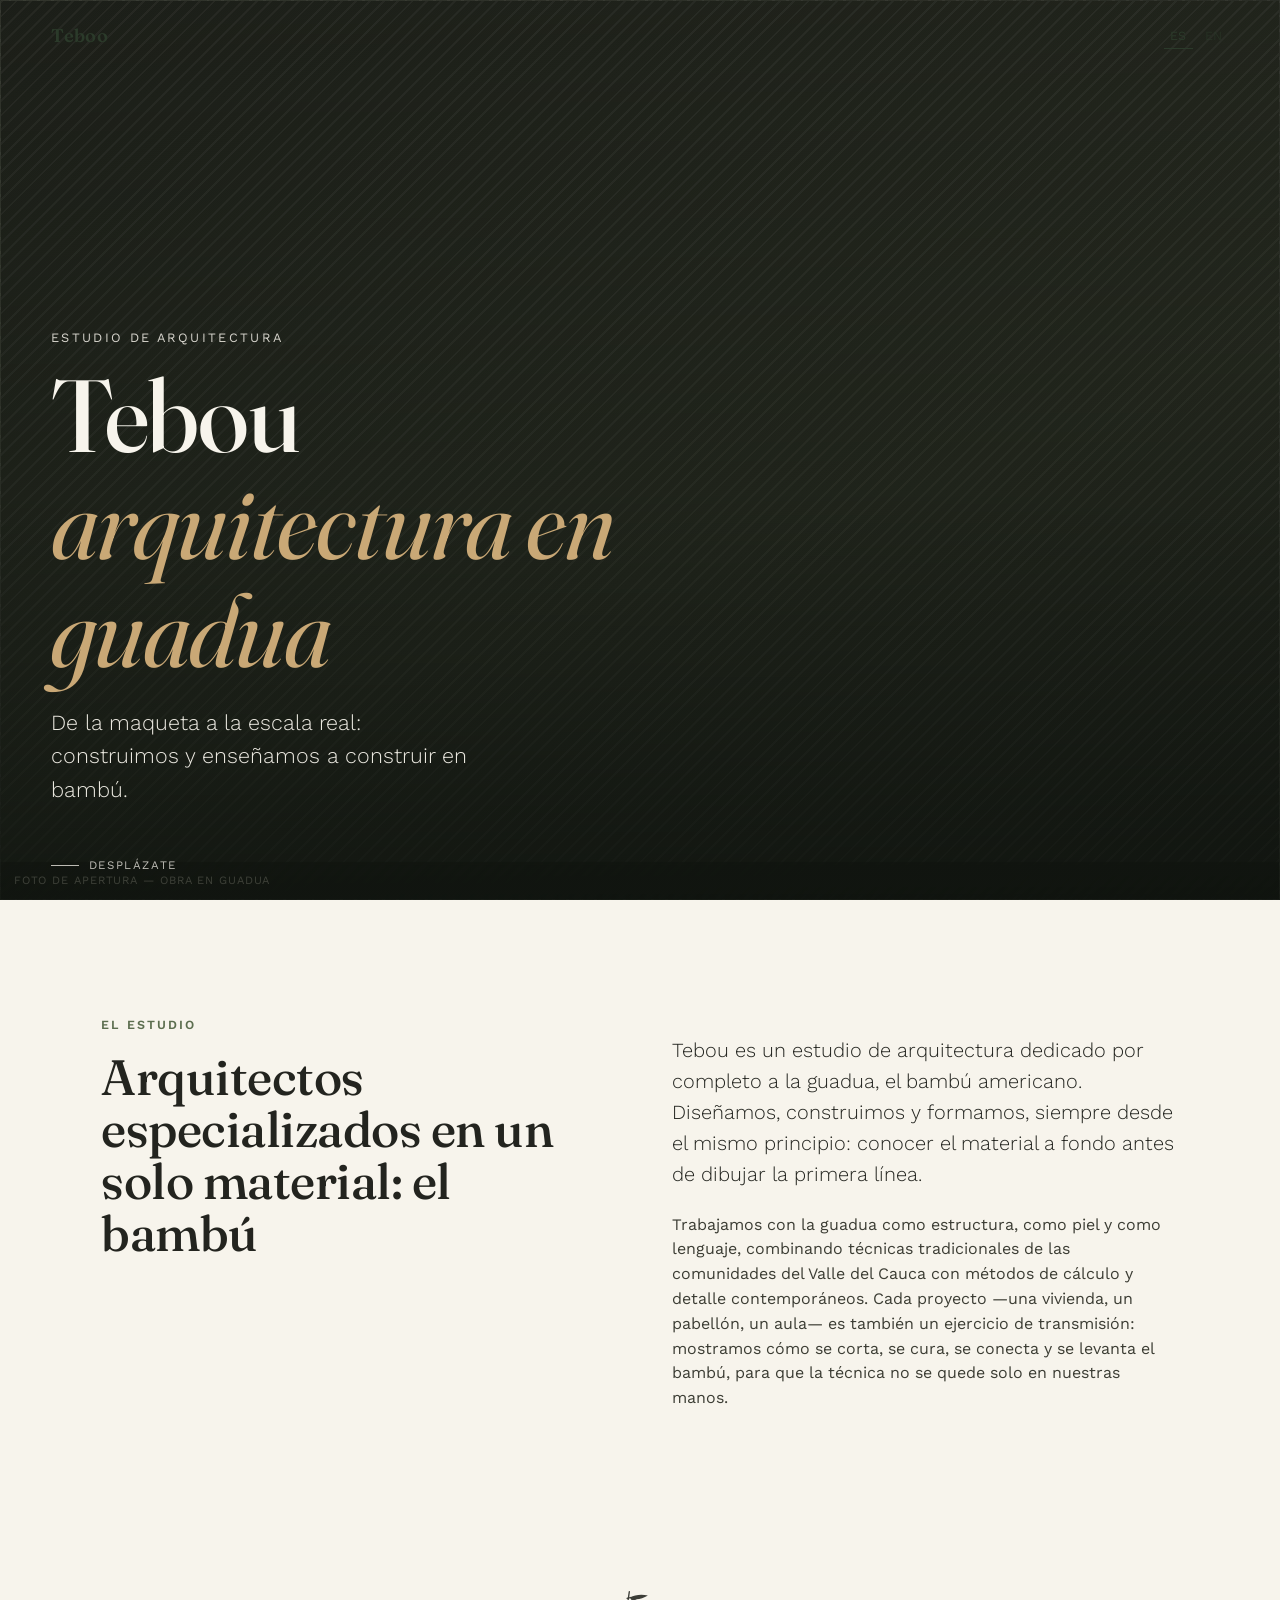
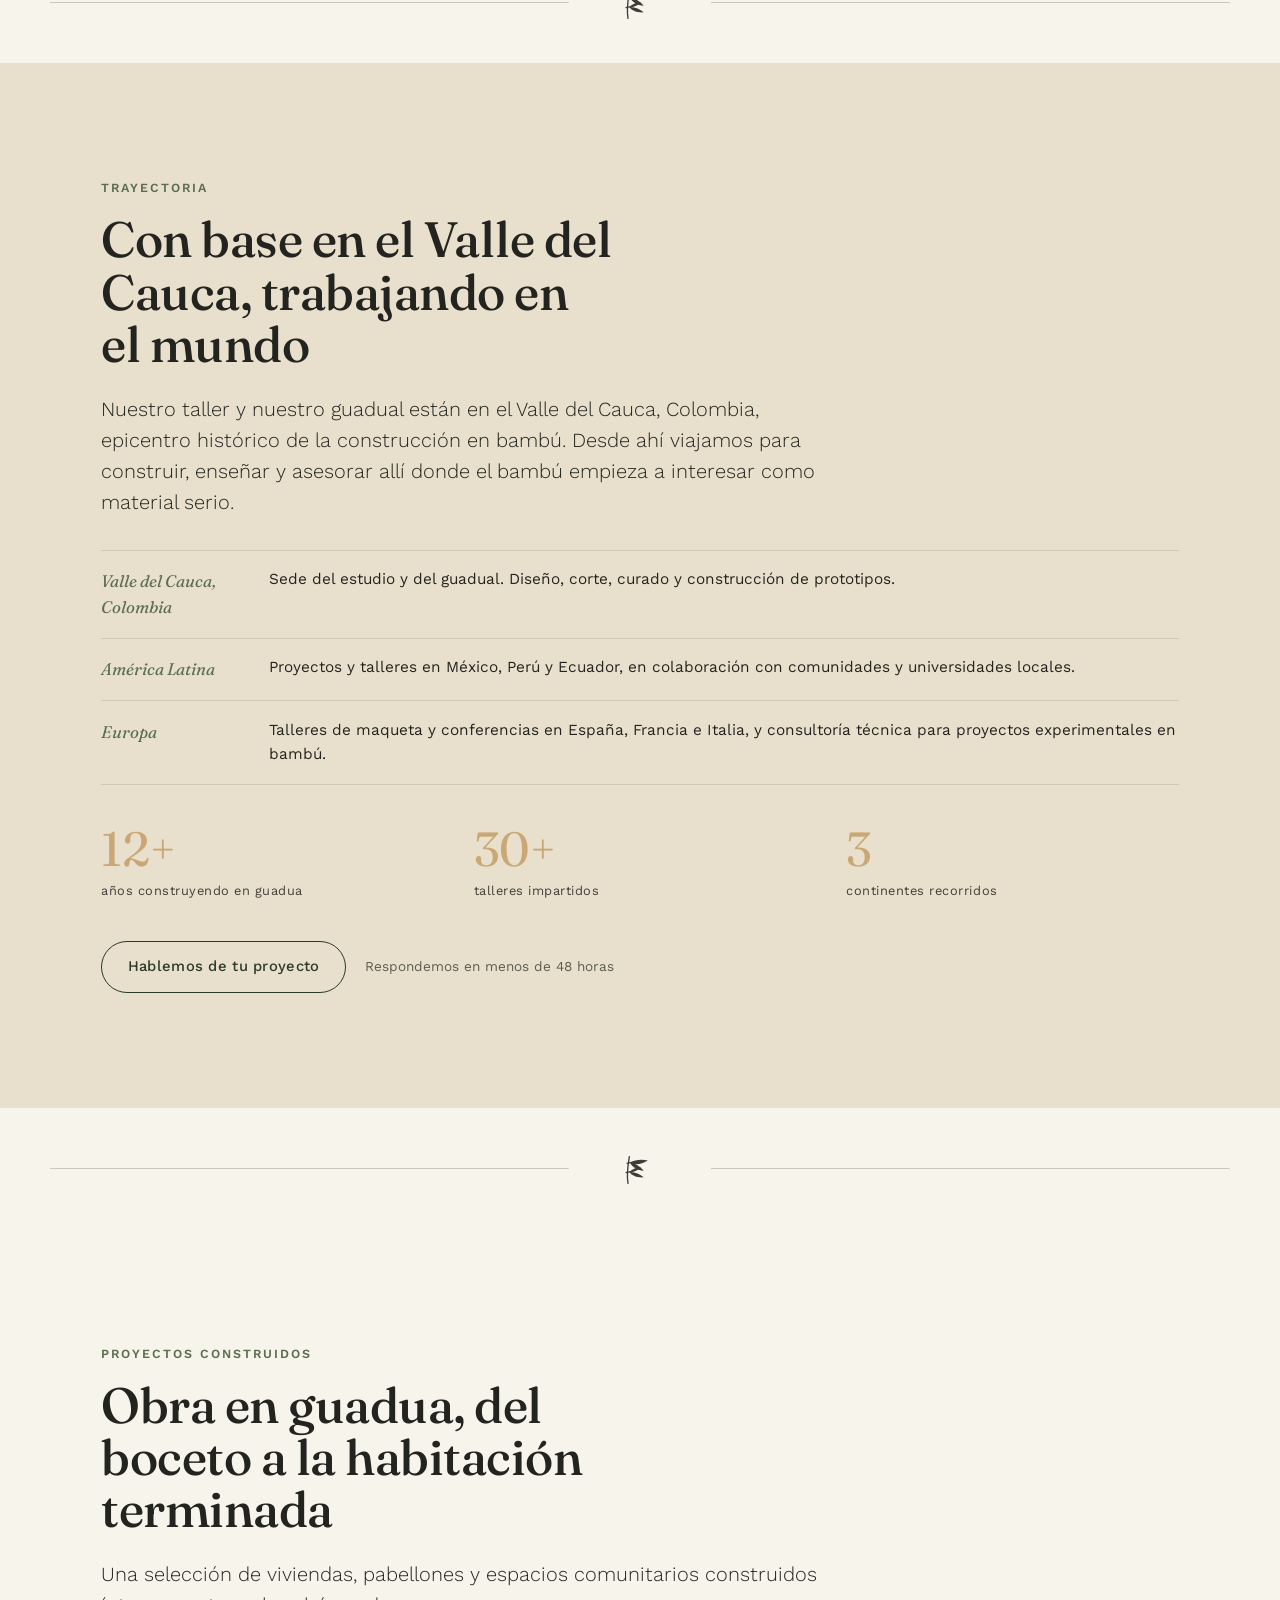
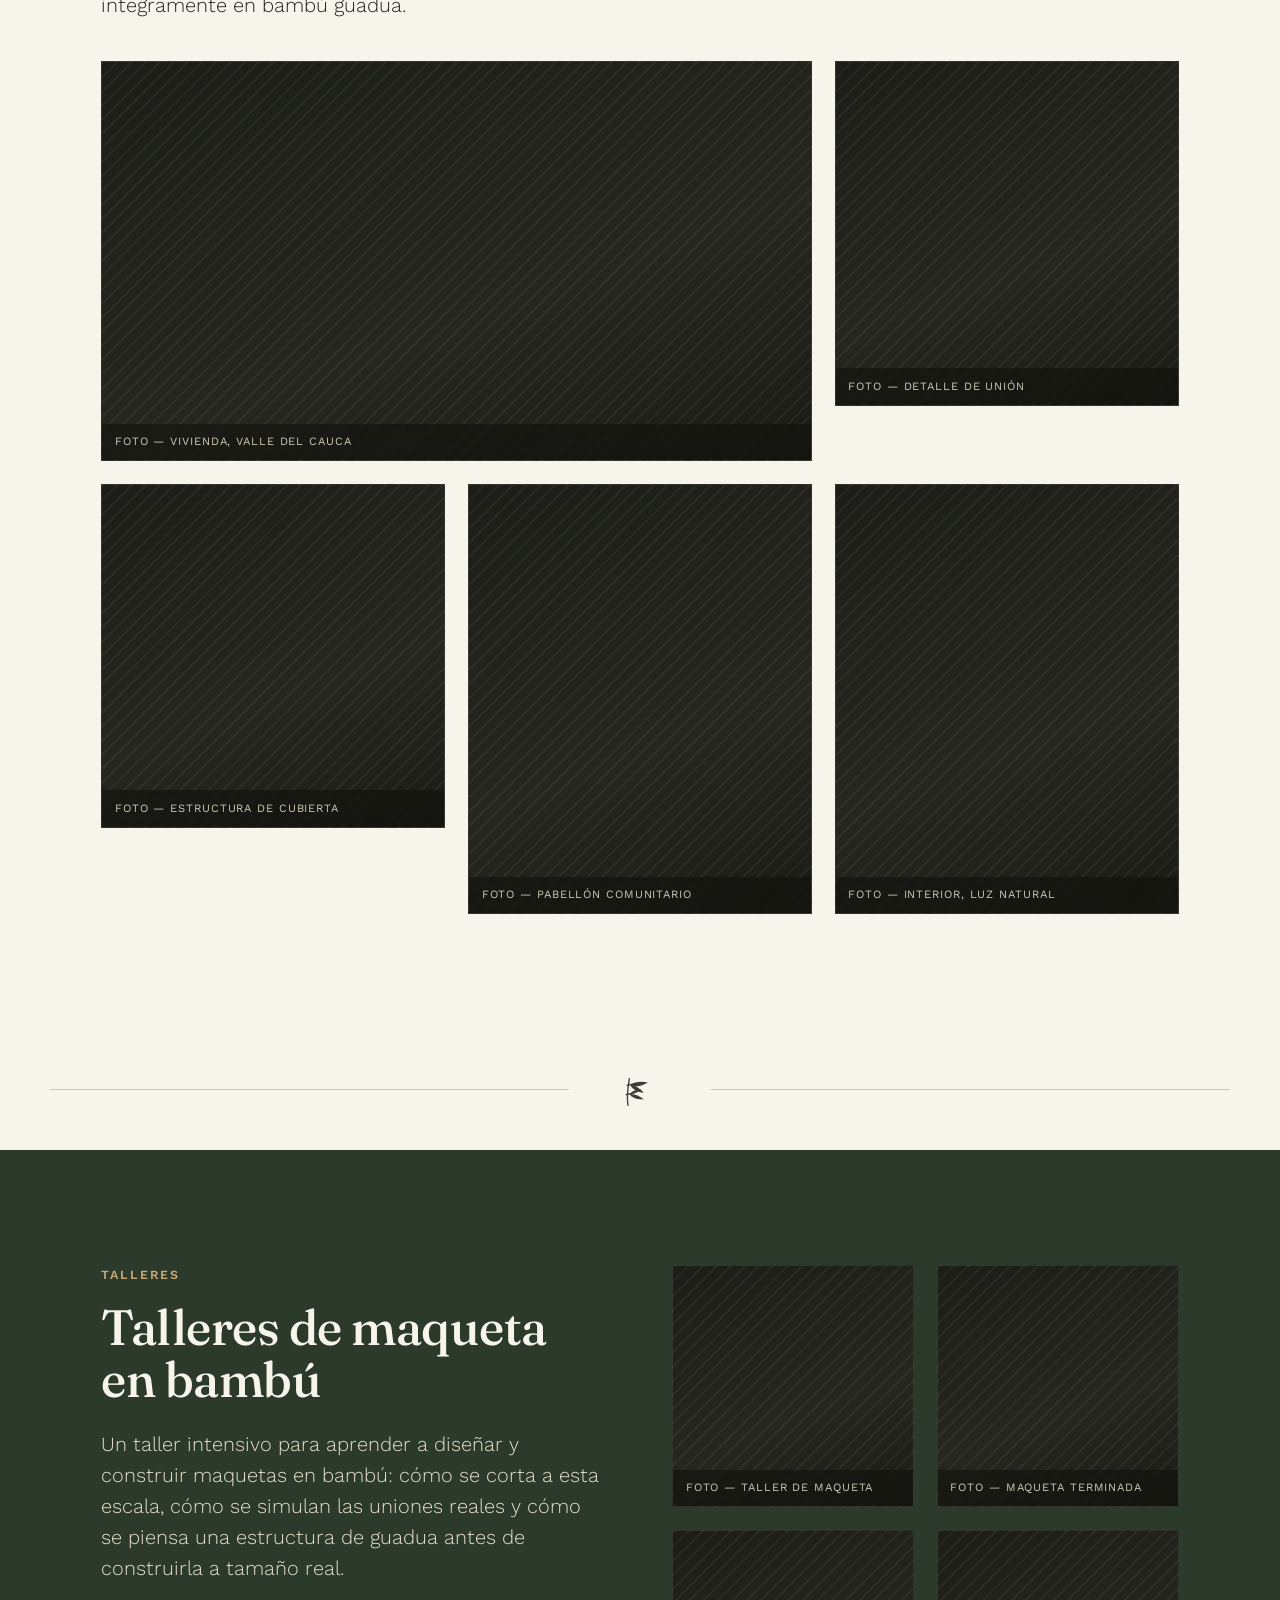
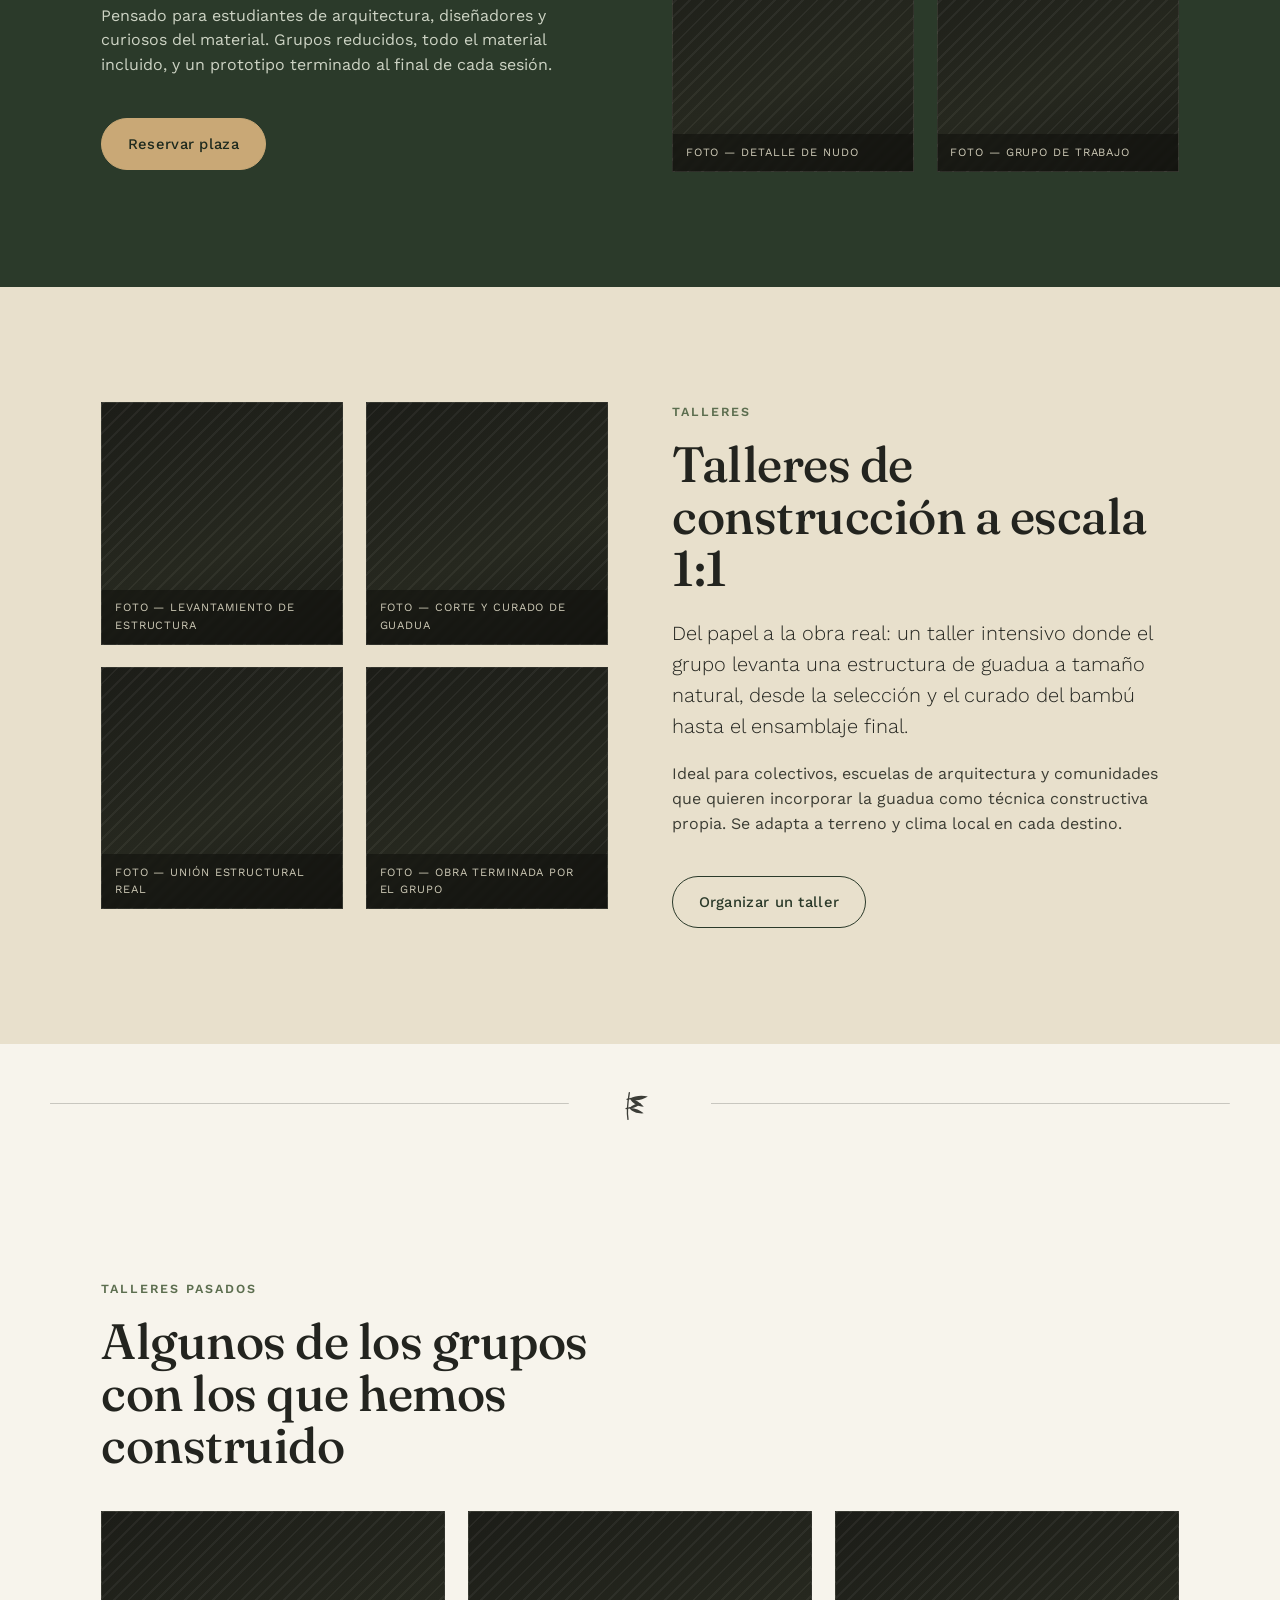
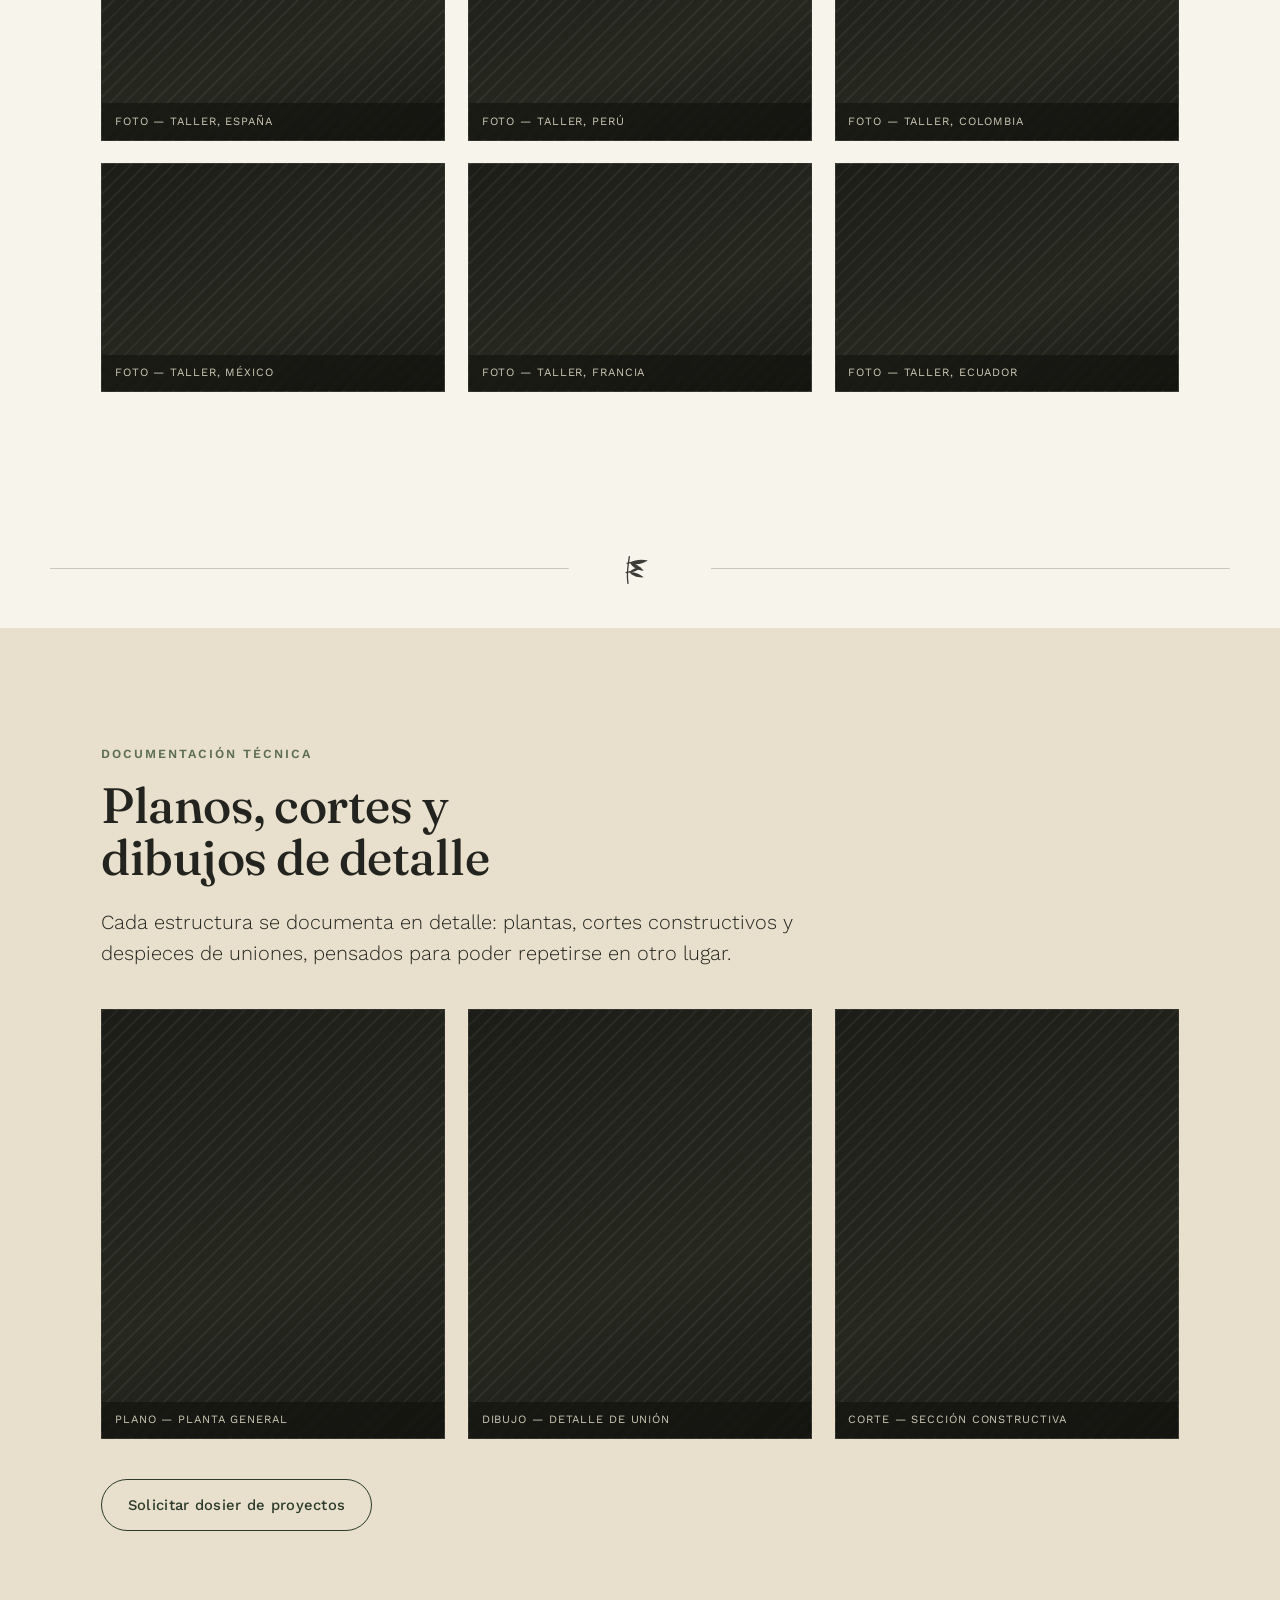
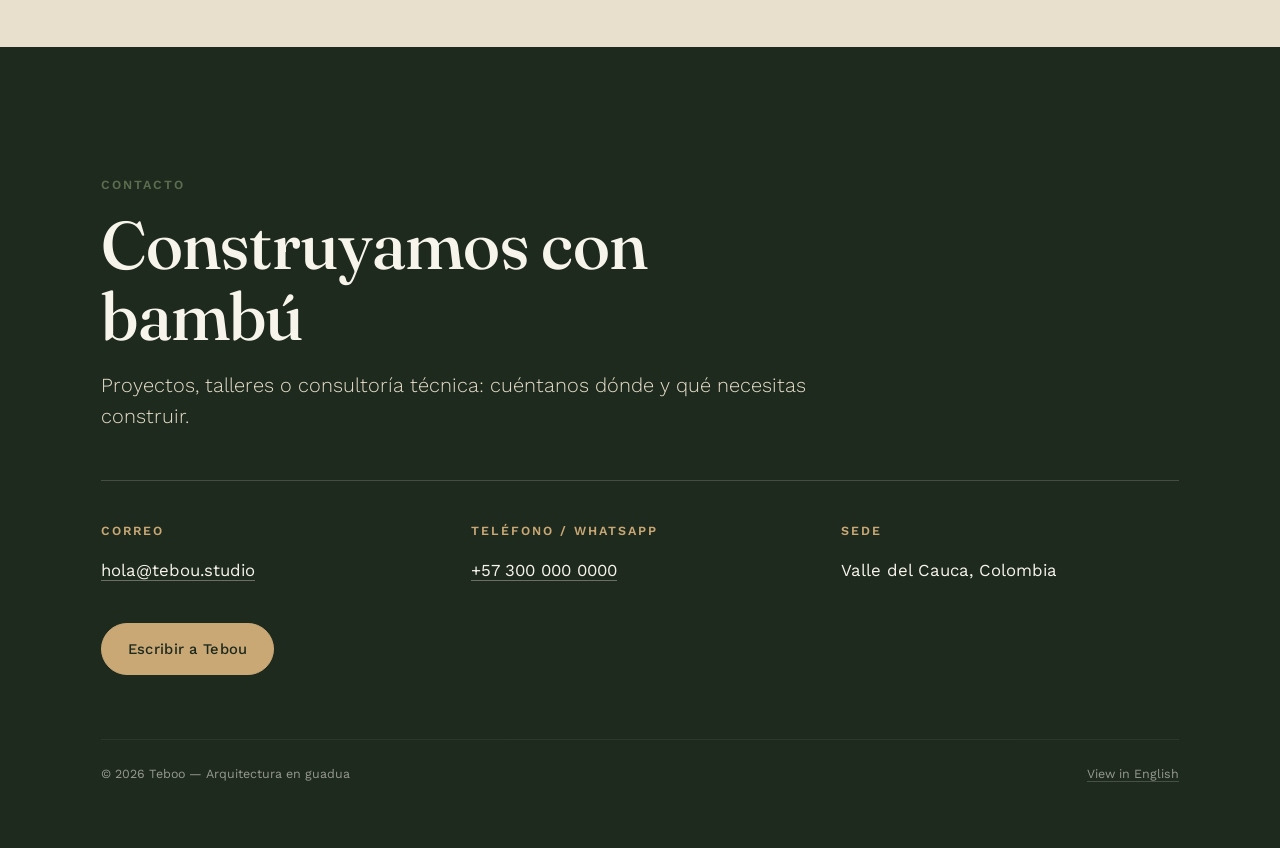
<file: index.html>
<!doctype html>
<html lang="es">
<head>
<meta charset="UTF-8">
<meta name="viewport" content="width=device-width, initial-scale=1">
<title>Teboo — Arquitectura en guadua</title>
<meta name="description" content="Teboo, estudio de arquitectura especializado en bambú guadua. Proyectos y talleres entre el Valle del Cauca, Europa y América Latina.">
<link rel="stylesheet" href="style.css">
  <script src="https://identity.netlify.com/v1/netlify-identity-widget.js"></script>
</head>
<body>

<div class="brand-bar" id="brandBar">
  <span class="brand">Teboo</span>
  <span class="lang"><a href="index.html" class="active">ES</a><a href="en.html">EN</a></span>
</div>

<!-- ============ HERO ============ -->
<header class="hero">
  <div class="photo-slot" style="position:absolute;inset:0;">
    <img data-bind-img="hero.image" alt="Teboo — foto de apertura">
    <span class="tag">Foto de apertura — obra en guadua</span>
  </div>
  <div class="hero-content">
    <span class="eyebrow" data-bind="hero.eyebrow">Estudio de arquitectura</span>
    <h1><span data-bind="hero.title_1">Teboo</span><br><em data-bind="hero.title_2">arquitectura en guadua</em></h1>
    <p class="tagline" data-bind="hero.tagline">De la maqueta a la escala real: construimos y enseñamos a construir en bambú.</p>
  </div>
  <div class="scroll-cue"><span class="line"></span> Desplázate</div>
</header>

<!-- ============ ESTUDIO ============ -->
<section class="section" id="estudio">
  <div class="wrap two-col reveal">
    <div>
      <span class="kicker" data-bind="studio.kicker">El estudio</span>
      <h2 class="section-title" data-bind="studio.title">Arquitectos especializados en un solo material: el bambú</h2>
    </div>
    <div>
      <p class="lede" data-bind="studio.lede">Teboo es un estudio de arquitectura dedicado por completo a la guadua...</p>
      <p class="body-copy" style="margin-top:1.4rem;" data-bind="studio.body">Trabajamos con la guadua como estructura...</p>
    </div>
  </div>
</section>

<div class="divider-wrap"><div class="node-divider"><span class="seg"></span><span class="node"></span><span class="seg"></span><span class="node"></span><span class="seg"></span></div></div>

<!-- ============ TRAYECTORIA ============ -->
<section class="section on-sand" id="trayectoria">
  <div class="wrap reveal">
    <span class="kicker" data-bind="experience.kicker">Trayectoria</span>
    <h2 class="section-title" data-bind="experience.title">Con base en el Valle del Cauca, trabajando en el mundo</h2>
    <p class="lede" data-bind="experience.lede">Nuestro taller y nuestro guadual están en el Valle del Cauca...</p>

    <ul class="travel-log">
      <li>
        <span class="place" data-bind="experience.travel_1_place">Valle del Cauca, Colombia</span>
        <span class="detail" data-bind="experience.travel_1_detail">Sede del estudio y del guadual.</span>
      </li>
      <li>
        <span class="place" data-bind="experience.travel_2_place">América Latina</span>
        <span class="detail" data-bind="experience.travel_2_detail">Proyectos y talleres en México, Perú y Ecuador.</span>
      </li>
      <li>
        <span class="place" data-bind="experience.travel_3_place">Europa</span>
        <span class="detail" data-bind="experience.travel_3_detail">Talleres de maqueta y conferencias en España, Francia e Italia.</span>
      </li>
    </ul>

    <div class="stats">
      <div>
        <div class="num" data-bind="experience.stat_1_num">12+</div>
        <div class="label" data-bind="experience.stat_1_label">años construyendo en guadua</div>
      </div>
      <div>
        <div class="num" data-bind="experience.stat_2_num">30+</div>
        <div class="label" data-bind="experience.stat_2_label">talleres impartidos</div>
      </div>
      <div>
        <div class="num" data-bind="experience.stat_3_num">3</div>
        <div class="label" data-bind="experience.stat_3_label">continentes recorridos</div>
      </div>
    </div>

    <div class="cta-row">
      <a class="btn btn-line" href="#contacto" data-bind="experience.cta_text">Hablemos de tu proyecto</a>
      <span class="cta-note" data-bind="experience.cta_note">Respondemos en menos de 48 horas</span>
    </div>
  </div>
</section>

<div class="divider-wrap"><div class="node-divider"><span class="seg"></span><span class="node"></span><span class="seg"></span><span class="node"></span><span class="seg"></span></div></div>

<!-- ============ PROYECTOS ============ -->
<section class="section" id="proyectos">
  <div class="wrap reveal">
    <span class="kicker" data-bind="projects.kicker">Proyectos construidos</span>
    <h2 class="section-title" data-bind="projects.title">Obra en guadua, del boceto a la habitación terminada</h2>
    <p class="lede" style="margin-bottom:2.5rem;" data-bind="projects.lede">Una selección de viviendas, pabellones y espacios comunitarios...</p>

    <div class="gallery g-mix">
      <div class="photo-slot ph-16x9"><img data-bind-img="projects.photo_1.src" alt="Vivienda, Valle del Cauca"><span class="tag">Foto — Vivienda, Valle del Cauca</span></div>
      <div class="photo-slot ph-1x1"><img data-bind-img="projects.photo_2.src" alt="Detalle de unión"><span class="tag">Foto — Detalle de unión</span></div>
      <div class="photo-slot ph-1x1"><img data-bind-img="projects.photo_3.src" alt="Estructura de cubierta"><span class="tag">Foto — Estructura de cubierta</span></div>
      <div class="photo-slot ph-4x5"><img data-bind-img="projects.photo_4.src" alt="Pabellón comunitario"><span class="tag">Foto — Pabellón comunitario</span></div>
      <div class="photo-slot ph-4x5"><img data-bind-img="projects.photo_5.src" alt="Interior, luz natural"><span class="tag">Foto — Interior, luz natural</span></div>
    </div>
  </div>
</section>

<div class="divider-wrap"><div class="node-divider"><span class="seg"></span><span class="node"></span><span class="seg"></span><span class="node"></span><span class="seg"></span></div></div>

<!-- ============ TALLERES DE MAQUETA ============ -->
<section class="section on-forest" id="talleres-maqueta">
  <div class="wrap two-col reveal">
    <div>
      <span class="kicker" data-bind="model_workshops.kicker">Talleres</span>
      <h2 class="section-title" data-bind="model_workshops.title">Talleres de maqueta en bambú</h2>
      <p class="lede" data-bind="model_workshops.lede">Un taller intensivo para aprender a diseñar y construir maquetas en bambú...</p>
      <p class="body-copy" style="margin-top:1.2rem;" data-bind="model_workshops.body">Pensado para estudiantes de arquitectura, diseñadores y curiosos del material.</p>
      <div class="cta-row">
        <a class="btn btn-solid" href="#contacto" data-bind="model_workshops.cta_text">Reservar plaza</a>
      </div>
    </div>
    <div class="gallery g-4" style="grid-template-columns:1fr 1fr;">
      <div class="photo-slot ph-1x1"><img data-bind-img="model_workshops.photo_1.src" alt="Taller de maqueta"><span class="tag">Foto — Taller de maqueta</span></div>
      <div class="photo-slot ph-1x1"><img data-bind-img="model_workshops.photo_2.src" alt="Maqueta terminada"><span class="tag">Foto — Maqueta terminada</span></div>
      <div class="photo-slot ph-1x1"><img data-bind-img="model_workshops.photo_3.src" alt="Detalle de nudo"><span class="tag">Foto — Detalle de nudo</span></div>
      <div class="photo-slot ph-1x1"><img data-bind-img="model_workshops.photo_4.src" alt="Grupo de trabajo"><span class="tag">Foto — Grupo de trabajo</span></div>
    </div>
  </div>
</section>

<!-- ============ TALLERES ESCALA 1:1 ============ -->
<section class="section on-sand" id="talleres-escala-real">
  <div class="wrap two-col reveal">
    <div class="gallery g-4" style="grid-template-columns:1fr 1fr;">
      <div class="photo-slot ph-1x1"><img data-bind-img="full_scale_workshops.photo_1.src" alt="Levantamiento de estructura"><span class="tag">Foto — Levantamiento de estructura</span></div>
      <div class="photo-slot ph-1x1"><img data-bind-img="full_scale_workshops.photo_2.src" alt="Corte y curado de guadua"><span class="tag">Foto — Corte y curado de guadua</span></div>
      <div class="photo-slot ph-1x1"><img data-bind-img="full_scale_workshops.photo_3.src" alt="Unión estructural real"><span class="tag">Foto — Unión estructural real</span></div>
      <div class="photo-slot ph-1x1"><img data-bind-img="full_scale_workshops.photo_4.src" alt="Obra terminada por el grupo"><span class="tag">Foto — Obra terminada por el grupo</span></div>
    </div>
    <div>
      <span class="kicker" data-bind="full_scale_workshops.kicker">Talleres</span>
      <h2 class="section-title" data-bind="full_scale_workshops.title">Talleres de construcción a escala 1:1</h2>
      <p class="lede" data-bind="full_scale_workshops.lede">Del papel a la obra real...</p>
      <p class="body-copy" style="margin-top:1.2rem;" data-bind="full_scale_workshops.body">Ideal para colectivos, escuelas de arquitectura...</p>
      <div class="cta-row">
        <a class="btn btn-line" href="#contacto" data-bind="full_scale_workshops.cta_text">Organizar un taller</a>
      </div>
    </div>
  </div>
</section>

<div class="divider-wrap"><div class="node-divider"><span class="seg"></span><span class="node"></span><span class="seg"></span><span class="node"></span><span class="seg"></span></div></div>

<!-- ============ TALLERES PASADOS ============ -->
<section class="section" id="talleres-pasados">
  <div class="wrap reveal">
    <span class="kicker" data-bind="past_workshops.kicker">Talleres pasados</span>
    <h2 class="section-title" data-bind="past_workshops.title">Algunos de los grupos con los que hemos construido</h2>
    <div class="gallery g-3" style="margin-top:2.5rem;">
      <div class="photo-slot ph-3x2"><img data-bind-img="past_workshops.photo_1.src" alt="Taller, España"><span class="tag">Foto — Taller, España</span></div>
      <div class="photo-slot ph-3x2"><img data-bind-img="past_workshops.photo_2.src" alt="Taller, Perú"><span class="tag">Foto — Taller, Perú</span></div>
      <div class="photo-slot ph-3x2"><img data-bind-img="past_workshops.photo_3.src" alt="Taller, Colombia"><span class="tag">Foto — Taller, Colombia</span></div>
      <div class="photo-slot ph-3x2"><img data-bind-img="past_workshops.photo_4.src" alt="Taller, México"><span class="tag">Foto — Taller, México</span></div>
      <div class="photo-slot ph-3x2"><img data-bind-img="past_workshops.photo_5.src" alt="Taller, Francia"><span class="tag">Foto — Taller, Francia</span></div>
      <div class="photo-slot ph-3x2"><img data-bind-img="past_workshops.photo_6.src" alt="Taller, Ecuador"><span class="tag">Foto — Taller, Ecuador</span></div>
    </div>
  </div>
</section>

<div class="divider-wrap"><div class="node-divider"><span class="seg"></span><span class="node"></span><span class="seg"></span><span class="node"></span><span class="seg"></span></div></div>

<!-- ============ PLANOS Y DIBUJOS ============ -->
<section class="section on-sand" id="planos">
  <div class="wrap reveal">
    <span class="kicker" data-bind="plans.kicker">Documentación técnica</span>
    <h2 class="section-title" data-bind="plans.title">Planos, cortes y dibujos de detalle</h2>
    <p class="lede" style="margin-bottom:2.5rem;" data-bind="plans.lede">Cada estructura se documenta en detalle...</p>
    <div class="gallery g-3">
      <div class="photo-slot ph-4x5"><img data-bind-img="plans.photo_1.src" alt="Planta general"><span class="tag">Plano — Planta general</span></div>
      <div class="photo-slot ph-4x5"><img data-bind-img="plans.photo_2.src" alt="Detalle de unión"><span class="tag">Dibujo — Detalle de unión</span></div>
      <div class="photo-slot ph-4x5"><img data-bind-img="plans.photo_3.src" alt="Sección constructiva"><span class="tag">Corte — Sección constructiva</span></div>
    </div>
    <div class="cta-row">
      <a class="btn btn-line" href="#contacto" data-bind="plans.cta_text">Solicitar dosier de proyectos</a>
    </div>
  </div>
</section>

<!-- ============ CONTACTO ============ -->
<section class="contact" id="contacto">
  <div class="wrap reveal">
    <span class="kicker" data-bind="contact.kicker">Contacto</span>
    <h2 data-bind="contact.title">Construyamos con bambú</h2>
    <p class="lede" data-bind="contact.lede">Proyectos, talleres o consultoría técnica...</p>

    <div class="contact-grid">
      <div class="contact-item">
        <span class="kicker">Correo</span>
        <a href="mailto:hola@teboo.studio" data-bind="contact.email" id="contact-email-text">hola@teboo.studio</a>
      </div>
      <div class="contact-item">
        <span class="kicker">Teléfono / WhatsApp</span>
        <a href="tel:+573000000000" data-bind="contact.phone" id="contact-phone-text">+57 300 000 0000</a>
      </div>
      <div class="contact-item">
        <span class="kicker">Sede</span>
        <p data-bind="contact.location">Valle del Cauca, Colombia</p>
      </div>
    </div>

    <div class="cta-row">
      <a class="btn btn-solid" href="mailto:hola@teboo.studio" id="contact-cta" data-bind="contact.cta_text">Escribir a Tebou</a>
    </div>

    <footer class="credits">
      <span>© <span id="year-es"></span> Teboo — Arquitectura en guadua</span>
      <span><a href="en.html" style="text-decoration:none;border-bottom:1px solid rgba(247,244,236,0.35);">View in English</a></span>
    </footer>
  </div>
</section>

<script>window.CONTENT_URL = 'content/es.json';</script>
<script src="content.js"></script>
  <script>
    if (window.netlifyIdentity) {
      window.netlifyIdentity.on('init', user => {
        if (!user) {
          window.netlifyIdentity.on('login', () => {
            document.location.href = '/admin/';
          });
        }
      });
    }
      </script>
<script>
  document.getElementById('year-es').textContent = new Date().getFullYear();

  window.addEventListener('load', () => {
    setTimeout(() => {
      const email = document.getElementById('contact-email-text');
      if (email) document.querySelectorAll('a[href^="mailto:"]').forEach(a => a.href = 'mailto:' + email.textContent.trim());
      const phone = document.getElementById('contact-phone-text');
      if (phone) document.querySelectorAll('a[href^="tel:"]').forEach(a => a.href = 'tel:' + phone.textContent.trim().replace(/\s+/g, ''));
    }, 300);
  });

  const hero = document.querySelector('.hero');
  const bar = document.getElementById('brandBar');
  const io1 = new IntersectionObserver((entries)=>{
    entries.forEach(e=>{ bar.classList.toggle('is-dark', !e.isIntersecting); });
  }, { threshold:0.15 });
  io1.observe(hero);

  const revealEls = document.querySelectorAll('.reveal');
  const io2 = new IntersectionObserver((entries)=>{
    entries.forEach(e=>{
      if(e.isIntersecting){ e.target.classList.add('is-visible'); io2.unobserve(e.target); }
    });
  }, { threshold:0.12 });
  revealEls.forEach(el=>io2.observe(el));
</script>

</body>
</html>
</file>
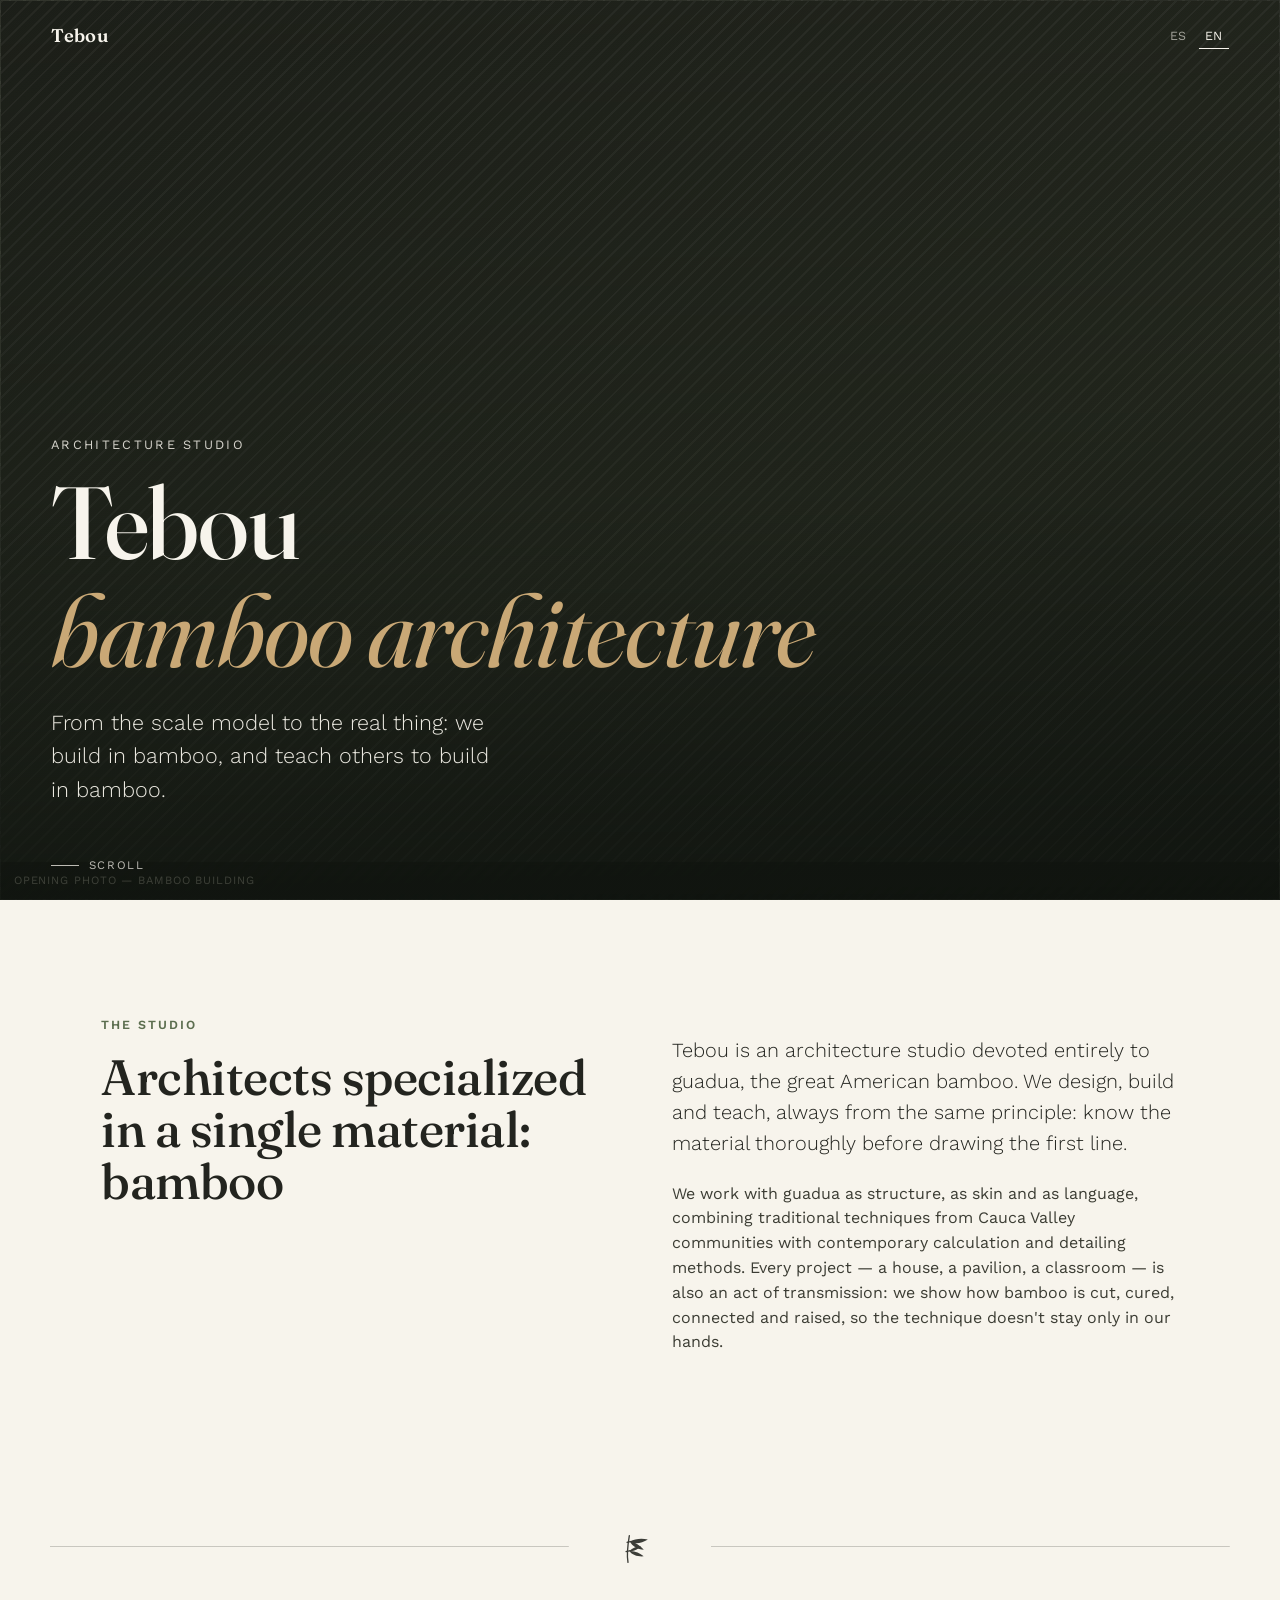
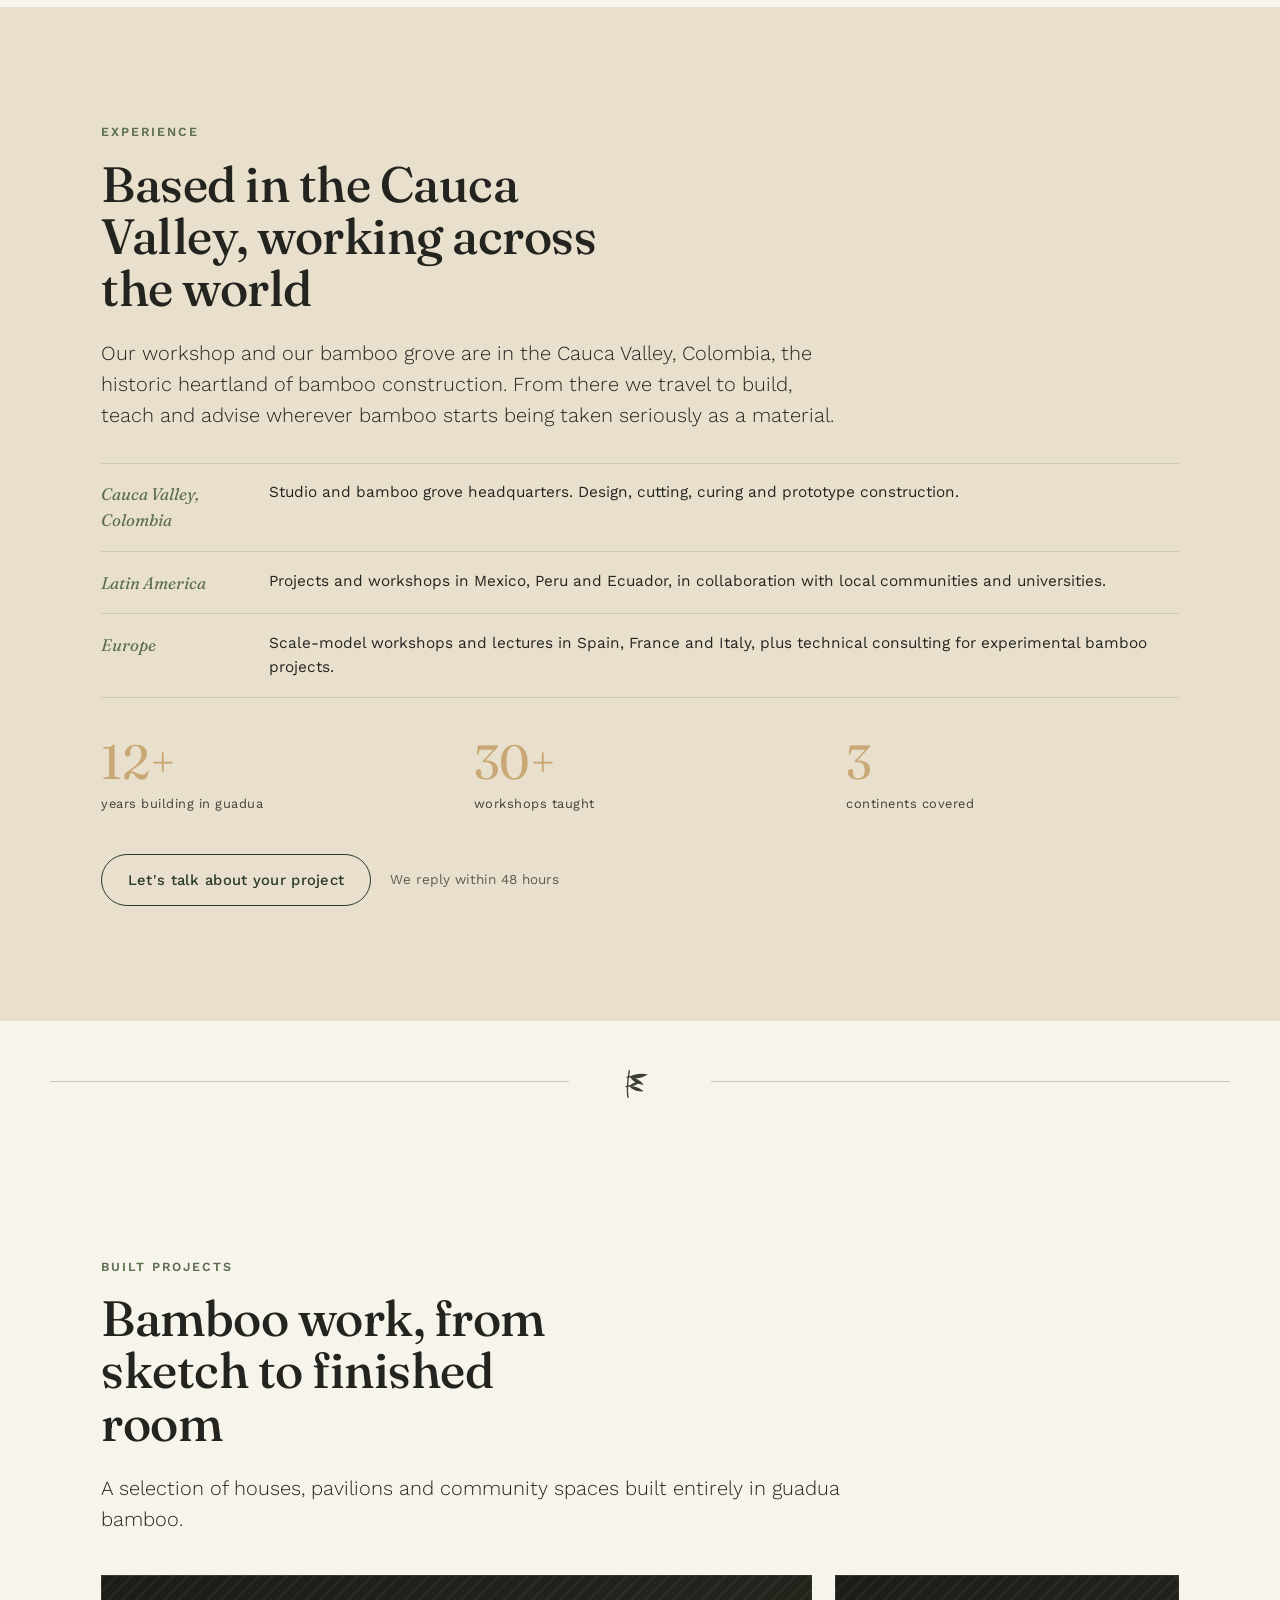
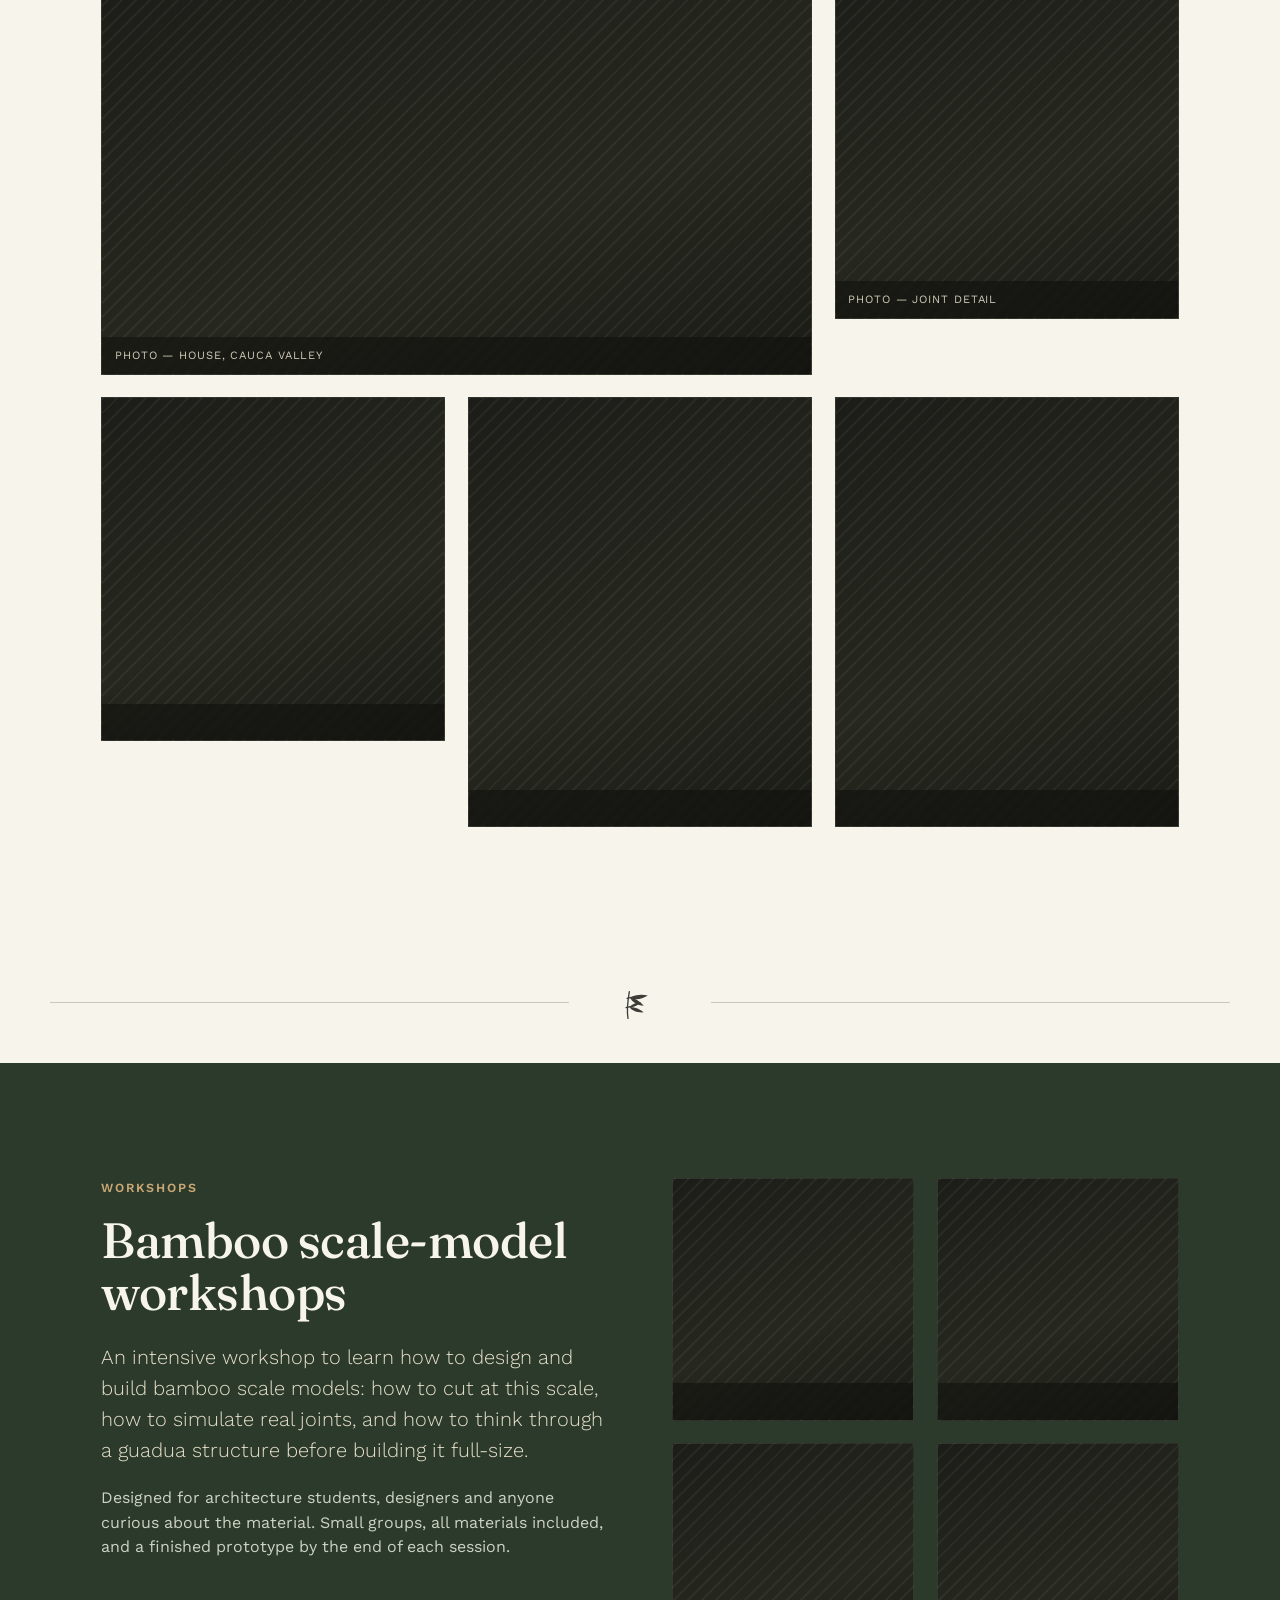
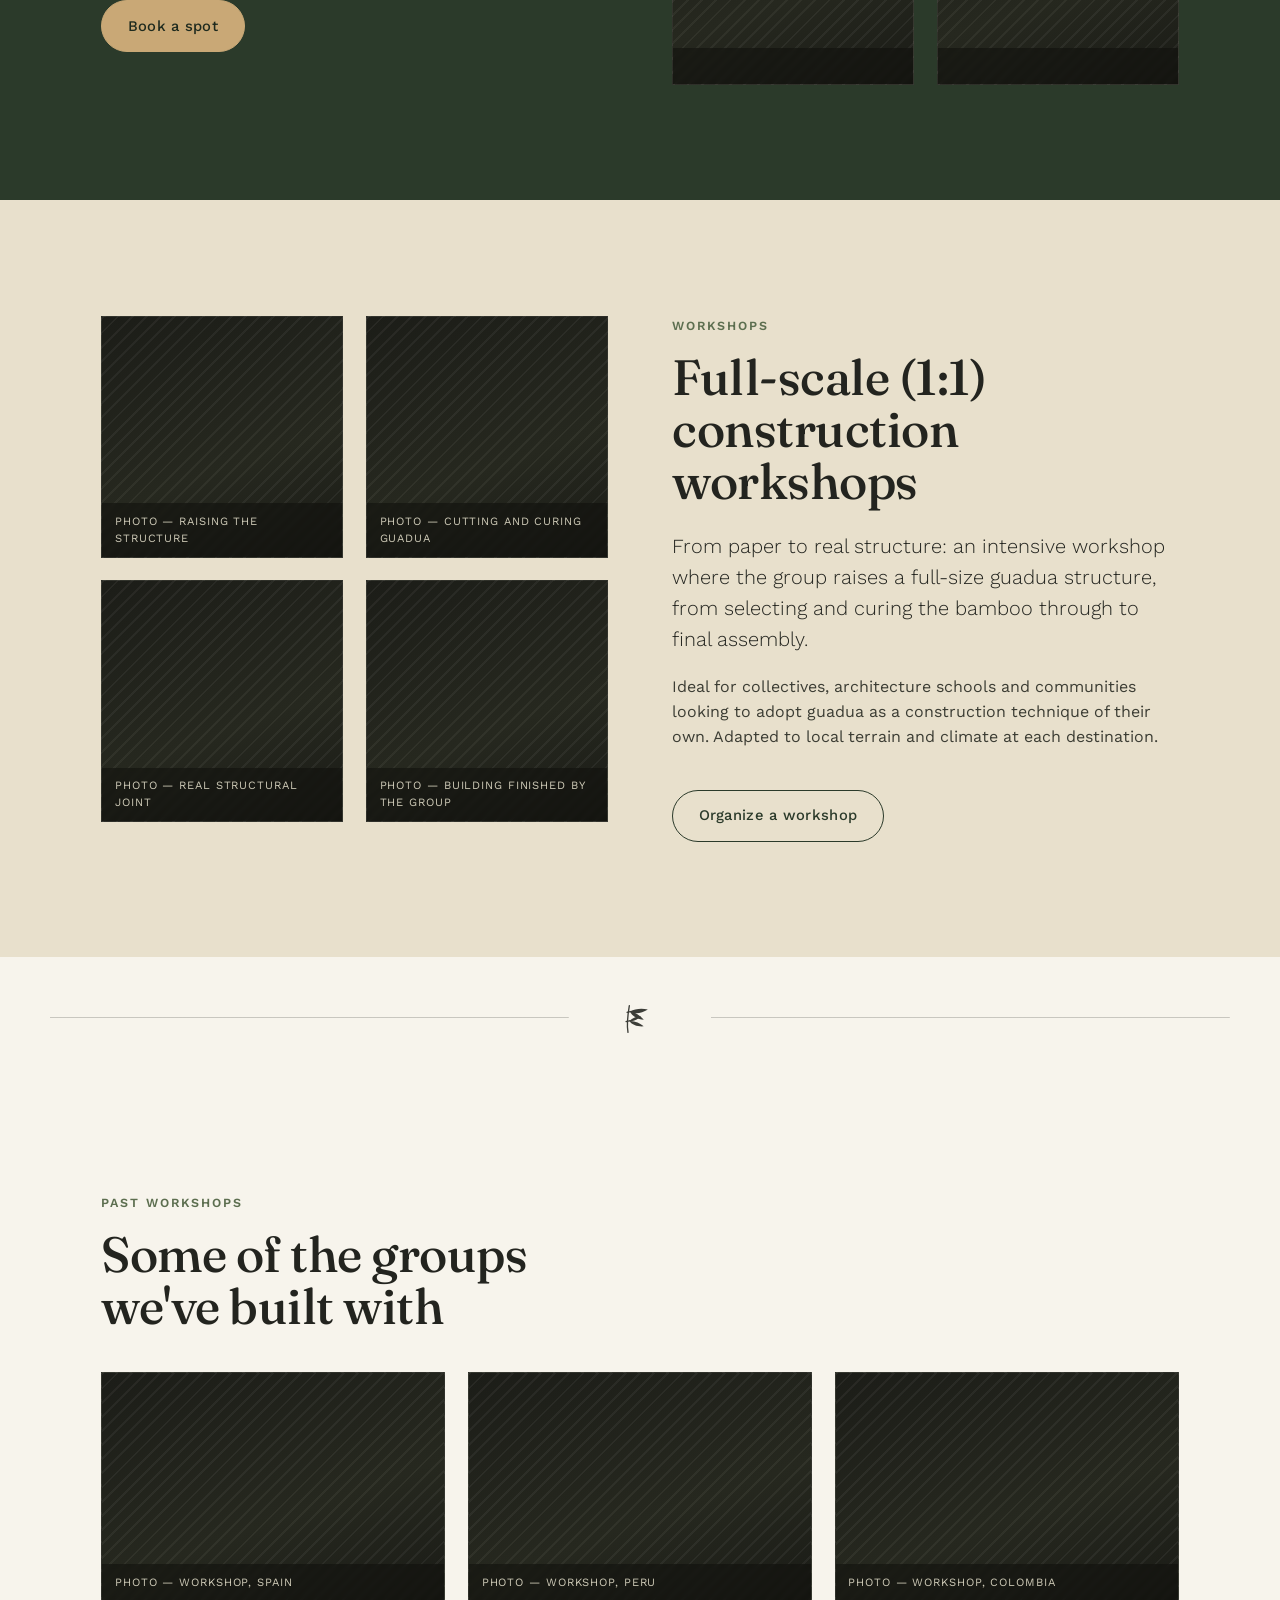
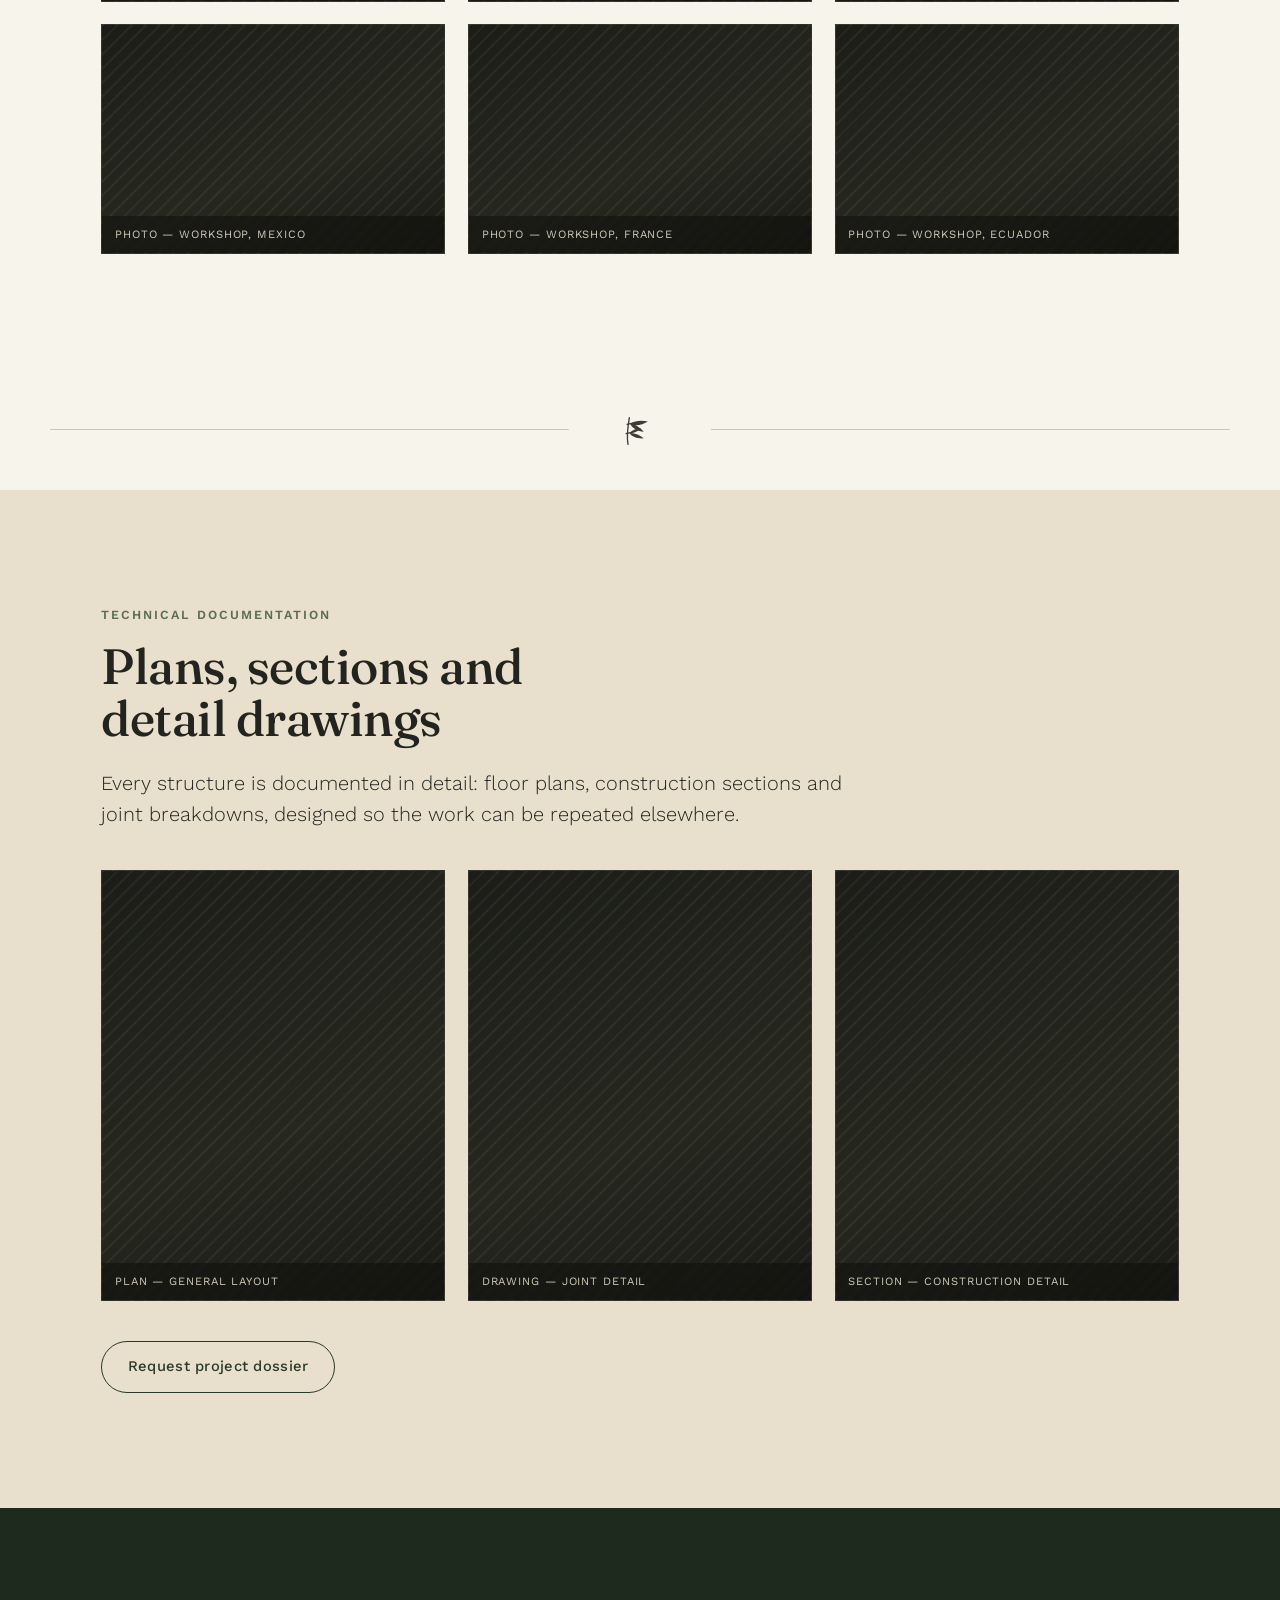
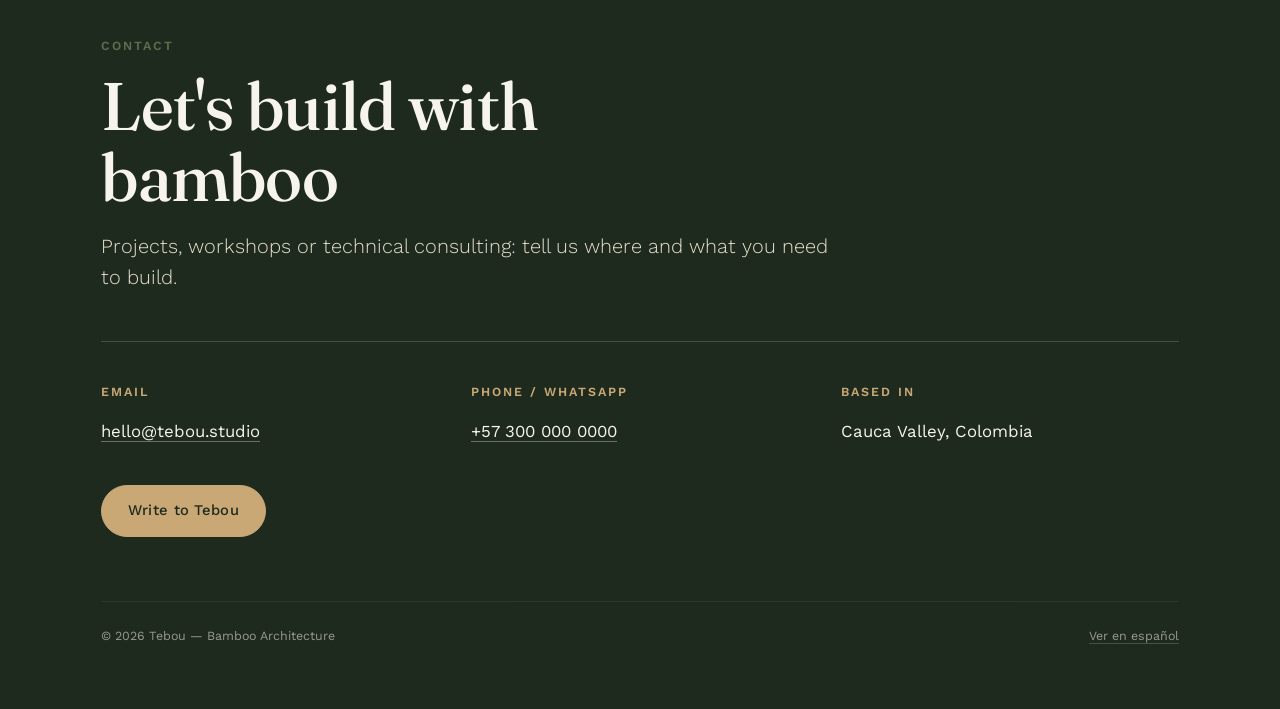
<file: en.html>
<!doctype html>
<html lang="en">
<head>
<meta charset="UTF-8">
<meta name="viewport" content="width=device-width, initial-scale=1">
<title>Tebou — Bamboo Architecture</title>
<meta name="description" content="Tebou, an architecture studio specialized in guadua bamboo. Projects and workshops between the Cauca Valley, Europe and Latin America.">
<link rel="stylesheet" href="style.css">
  <script src="https://identity.netlify.com/v1/netlify-identity-widget.js"></script>
</head>
<body>

<div class="brand-bar" id="brandBar">
  <span class="brand">Tebou</span>
  <span class="lang"><a href="index.html">ES</a><a href="en.html" class="active">EN</a></span>
</div>

<!-- ============ HERO ============ -->
<header class="hero">
  <div class="photo-slot" style="position:absolute;inset:0;">
    <img data-bind-img="hero.image" alt="Tebou — opening photo">
    <span class="tag">Opening photo — bamboo building</span>
  </div>
  <div class="hero-content">
    <span class="eyebrow" data-bind="hero.eyebrow">Architecture studio</span>
    <h1><span data-bind="hero.title_1">Tebou</span><br><em data-bind="hero.title_2">bamboo architecture</em></h1>
    <p class="tagline" data-bind="hero.tagline">From the scale model to the real thing.</p>
  </div>
  <div class="scroll-cue"><span class="line"></span> Scroll</div>
</header>

<!-- ============ STUDIO ============ -->
<section class="section" id="studio">
  <div class="wrap two-col reveal">
    <div>
      <span class="kicker" data-bind="studio.kicker">The studio</span>
      <h2 class="section-title" data-bind="studio.title">Architects specialized in a single material: bamboo</h2>
    </div>
    <div>
      <p class="lede" data-bind="studio.lede">Tebou is an architecture studio devoted entirely to guadua...</p>
      <p class="body-copy" style="margin-top:1.4rem;" data-bind="studio.body">We work with guadua as structure...</p>
    </div>
  </div>
</section>

<div class="divider-wrap"><div class="node-divider"><span class="seg"></span><span class="node"></span><span class="seg"></span><span class="node"></span><span class="seg"></span></div></div>

<!-- ============ EXPERIENCE ============ -->
<section class="section on-sand" id="experience">
  <div class="wrap reveal">
    <span class="kicker" data-bind="experience.kicker">Experience</span>
    <h2 class="section-title" data-bind="experience.title">Based in the Cauca Valley, working across the world</h2>
    <p class="lede" data-bind="experience.lede">Our workshop and our bamboo grove are in the Cauca Valley...</p>

    <ul class="travel-log">
      <li>
        <span class="place" data-bind="experience.travel_1_place">Cauca Valley, Colombia</span>
        <span class="detail" data-bind="experience.travel_1_detail">Studio and bamboo grove headquarters.</span>
      </li>
      <li>
        <span class="place" data-bind="experience.travel_2_place">Latin America</span>
        <span class="detail" data-bind="experience.travel_2_detail">Projects and workshops in Mexico, Peru and Ecuador.</span>
      </li>
      <li>
        <span class="place" data-bind="experience.travel_3_place">Europe</span>
        <span class="detail" data-bind="experience.travel_3_detail">Scale-model workshops and lectures in Spain, France and Italy.</span>
      </li>
    </ul>

    <div class="stats">
      <div>
        <div class="num" data-bind="experience.stat_1_num">12+</div>
        <div class="label" data-bind="experience.stat_1_label">years building in guadua</div>
      </div>
      <div>
        <div class="num" data-bind="experience.stat_2_num">30+</div>
        <div class="label" data-bind="experience.stat_2_label">workshops taught</div>
      </div>
      <div>
        <div class="num" data-bind="experience.stat_3_num">3</div>
        <div class="label" data-bind="experience.stat_3_label">continents covered</div>
      </div>
    </div>

    <div class="cta-row">
      <a class="btn btn-line" href="#contact" data-bind="experience.cta_text">Let's talk about your project</a>
      <span class="cta-note" data-bind="experience.cta_note">We reply within 48 hours</span>
    </div>
  </div>
</section>

<div class="divider-wrap"><div class="node-divider"><span class="seg"></span><span class="node"></span><span class="seg"></span><span class="node"></span><span class="seg"></span></div></div>

<!-- ============ PROJECTS ============ -->
<section class="section" id="projects">
  <div class="wrap reveal">
    <span class="kicker" data-bind="projects.kicker">Built projects</span>
    <h2 class="section-title" data-bind="projects.title">Bamboo work, from sketch to finished room</h2>
    <p class="lede" style="margin-bottom:2.5rem;" data-bind="projects.lede">A selection of houses, pavilions and community spaces...</p>

    <div class="gallery g-mix">
      <div class="photo-slot ph-16x9"><img data-bind-img="projects.photo_1.src" alt="House, Cauca Valley"><span class="tag">Photo — House, Cauca Valley</span></div>
      <div class="photo-slot ph-1x1"><img data-bind-img="projects.photo_2.src" alt="Joint detail"><span class="tag">Photo — Joint detail</span></div>
      <div class="photo-slot ph-1x1"><img data-bind-img="projects.photo_3.src" alt="Roof structure"><span class="tag">Photo — Roof structure</span></div>
      <div class="photo-slot ph-4x5"><img data-bind-img="projects.photo_4.src" alt="Community pavilion"><span class="tag">Photo — Community pavilion</span></div>
      <div class="photo-slot ph-4x5"><img data-bind-img="projects.photo_5.src" alt="Interior, natural light"><span class="tag">Photo — Interior, natural light</span></div>
    </div>
  </div>
</section>

<div class="divider-wrap"><div class="node-divider"><span class="seg"></span><span class="node"></span><span class="seg"></span><span class="node"></span><span class="seg"></span></div></div>

<!-- ============ MODEL WORKSHOPS ============ -->
<section class="section on-forest" id="model-workshops">
  <div class="wrap two-col reveal">
    <div>
      <span class="kicker" data-bind="model_workshops.kicker">Workshops</span>
      <h2 class="section-title" data-bind="model_workshops.title">Bamboo scale-model workshops</h2>
      <p class="lede" data-bind="model_workshops.lede">An intensive workshop to learn how to design and build bamboo scale models...</p>
      <p class="body-copy" style="margin-top:1.2rem;" data-bind="model_workshops.body">Designed for architecture students, designers and anyone curious about the material.</p>
      <div class="cta-row">
        <a class="btn btn-solid" href="#contact" data-bind="model_workshops.cta_text">Book a spot</a>
      </div>
    </div>
    <div class="gallery g-4" style="grid-template-columns:1fr 1fr;">
      <div class="photo-slot ph-1x1"><img data-bind-img="model_workshops.photo_1.src" alt="Model workshop"><span class="tag">Photo — Model workshop</span></div>
      <div class="photo-slot ph-1x1"><img data-bind-img="model_workshops.photo_2.src" alt="Finished model"><span class="tag">Photo — Finished model</span></div>
      <div class="photo-slot ph-1x1"><img data-bind-img="model_workshops.photo_3.src" alt="Node detail"><span class="tag">Photo — Node detail</span></div>
      <div class="photo-slot ph-1x1"><img data-bind-img="model_workshops.photo_4.src" alt="Working group"><span class="tag">Photo — Working group</span></div>
    </div>
  </div>
</section>

<!-- ============ FULL-SCALE WORKSHOPS ============ -->
<section class="section on-sand" id="full-scale-workshops">
  <div class="wrap two-col reveal">
    <div class="gallery g-4" style="grid-template-columns:1fr 1fr;">
      <div class="photo-slot ph-1x1"><img data-bind-img="full_scale_workshops.photo_1.src" alt="Raising the structure"><span class="tag">Photo — Raising the structure</span></div>
      <div class="photo-slot ph-1x1"><img data-bind-img="full_scale_workshops.photo_2.src" alt="Cutting and curing guadua"><span class="tag">Photo — Cutting and curing guadua</span></div>
      <div class="photo-slot ph-1x1"><img data-bind-img="full_scale_workshops.photo_3.src" alt="Real structural joint"><span class="tag">Photo — Real structural joint</span></div>
      <div class="photo-slot ph-1x1"><img data-bind-img="full_scale_workshops.photo_4.src" alt="Building finished by the group"><span class="tag">Photo — Building finished by the group</span></div>
    </div>
    <div>
      <span class="kicker" data-bind="full_scale_workshops.kicker">Workshops</span>
      <h2 class="section-title" data-bind="full_scale_workshops.title">Full-scale (1:1) construction workshops</h2>
      <p class="lede" data-bind="full_scale_workshops.lede">From paper to real structure...</p>
      <p class="body-copy" style="margin-top:1.2rem;" data-bind="full_scale_workshops.body">Ideal for collectives, architecture schools and communities...</p>
      <div class="cta-row">
        <a class="btn btn-line" href="#contact" data-bind="full_scale_workshops.cta_text">Organize a workshop</a>
      </div>
    </div>
  </div>
</section>

<div class="divider-wrap"><div class="node-divider"><span class="seg"></span><span class="node"></span><span class="seg"></span><span class="node"></span><span class="seg"></span></div></div>

<!-- ============ PAST WORKSHOPS ============ -->
<section class="section" id="past-workshops">
  <div class="wrap reveal">
    <span class="kicker" data-bind="past_workshops.kicker">Past workshops</span>
    <h2 class="section-title" data-bind="past_workshops.title">Some of the groups we've built with</h2>
    <div class="gallery g-3" style="margin-top:2.5rem;">
      <div class="photo-slot ph-3x2"><img data-bind-img="past_workshops.photo_1.src" alt="Workshop, Spain"><span class="tag">Photo — Workshop, Spain</span></div>
      <div class="photo-slot ph-3x2"><img data-bind-img="past_workshops.photo_2.src" alt="Workshop, Peru"><span class="tag">Photo — Workshop, Peru</span></div>
      <div class="photo-slot ph-3x2"><img data-bind-img="past_workshops.photo_3.src" alt="Workshop, Colombia"><span class="tag">Photo — Workshop, Colombia</span></div>
      <div class="photo-slot ph-3x2"><img data-bind-img="past_workshops.photo_4.src" alt="Workshop, Mexico"><span class="tag">Photo — Workshop, Mexico</span></div>
      <div class="photo-slot ph-3x2"><img data-bind-img="past_workshops.photo_5.src" alt="Workshop, France"><span class="tag">Photo — Workshop, France</span></div>
      <div class="photo-slot ph-3x2"><img data-bind-img="past_workshops.photo_6.src" alt="Workshop, Ecuador"><span class="tag">Photo — Workshop, Ecuador</span></div>
    </div>
  </div>
</section>

<div class="divider-wrap"><div class="node-divider"><span class="seg"></span><span class="node"></span><span class="seg"></span><span class="node"></span><span class="seg"></span></div></div>

<!-- ============ PLANS & DRAWINGS ============ -->
<section class="section on-sand" id="plans">
  <div class="wrap reveal">
    <span class="kicker" data-bind="plans.kicker">Technical documentation</span>
    <h2 class="section-title" data-bind="plans.title">Plans, sections and detail drawings</h2>
    <p class="lede" style="margin-bottom:2.5rem;" data-bind="plans.lede">Every structure is documented in detail...</p>
    <div class="gallery g-3">
      <div class="photo-slot ph-4x5"><img data-bind-img="plans.photo_1.src" alt="General layout"><span class="tag">Plan — General layout</span></div>
      <div class="photo-slot ph-4x5"><img data-bind-img="plans.photo_2.src" alt="Joint detail"><span class="tag">Drawing — Joint detail</span></div>
      <div class="photo-slot ph-4x5"><img data-bind-img="plans.photo_3.src" alt="Construction detail"><span class="tag">Section — Construction detail</span></div>
    </div>
    <div class="cta-row">
      <a class="btn btn-line" href="#contact" data-bind="plans.cta_text">Request project dossier</a>
    </div>
  </div>
</section>

<!-- ============ CONTACT ============ -->
<section class="contact" id="contact">
  <div class="wrap reveal">
    <span class="kicker" data-bind="contact.kicker">Contact</span>
    <h2 data-bind="contact.title">Let's build with bamboo</h2>
    <p class="lede" data-bind="contact.lede">Projects, workshops or technical consulting...</p>

    <div class="contact-grid">
      <div class="contact-item">
        <span class="kicker">Email</span>
        <a href="mailto:hello@tebou.studio" data-bind="contact.email" id="contact-email-text">hello@tebou.studio</a>
      </div>
      <div class="contact-item">
        <span class="kicker">Phone / WhatsApp</span>
        <a href="tel:+573000000000" data-bind="contact.phone" id="contact-phone-text">+57 300 000 0000</a>
      </div>
      <div class="contact-item">
        <span class="kicker">Based in</span>
        <p data-bind="contact.location">Cauca Valley, Colombia</p>
      </div>
    </div>

    <div class="cta-row">
      <a class="btn btn-solid" href="mailto:hello@tebou.studio" id="contact-cta" data-bind="contact.cta_text">Write to Tebou</a>
    </div>

    <footer class="credits">
      <span>© <span id="year-en"></span> Tebou — Bamboo Architecture</span>
      <span><a href="index.html" style="text-decoration:none;border-bottom:1px solid rgba(247,244,236,0.35);">Ver en español</a></span>
    </footer>
  </div>
</section>

<script>window.CONTENT_URL = 'content/en.json';</script>
<script src="content.js"></script>
  <script>
    if (window.netlifyIdentity) {
      window.netlifyIdentity.on('init', user => {
        if (!user) {
          window.netlifyIdentity.on('login', () => {
            document.location.href = '/admin/';
          });
        }
      });
    }
      </script>
<script>
  document.getElementById('year-en').textContent = new Date().getFullYear();

  window.addEventListener('load', () => {
    setTimeout(() => {
      const email = document.getElementById('contact-email-text');
      if (email) document.querySelectorAll('a[href^="mailto:"]').forEach(a => a.href = 'mailto:' + email.textContent.trim());
      const phone = document.getElementById('contact-phone-text');
      if (phone) document.querySelectorAll('a[href^="tel:"]').forEach(a => a.href = 'tel:' + phone.textContent.trim().replace(/\s+/g, ''));
    }, 300);
  });

  const hero = document.querySelector('.hero');
  const bar = document.getElementById('brandBar');
  const io1 = new IntersectionObserver((entries)=>{
    entries.forEach(e=>{ bar.classList.toggle('is-dark', !e.isIntersecting); });
  }, { threshold:0.15 });
  io1.observe(hero);

  const revealEls = document.querySelectorAll('.reveal');
  const io2 = new IntersectionObserver((entries)=>{
    entries.forEach(e=>{
      if(e.isIntersecting){ e.target.classList.add('is-visible'); io2.unobserve(e.target); }
    });
  }, { threshold:0.12 });
  revealEls.forEach(el=>io2.observe(el));
</script>

</body>
</html>
</file>
<file: style.css>
/* ==========================================================================
   TEBOO — bamboo architecture studio
   Design tokens
   Palette:
     --ink        #23241F  near-black warm charcoal (text)
     --forest     #2B3A2A  deep bamboo-leaf green (dark sections, footer)
     --sage       #5C6E4F  mid bamboo green (accents, links)
     --paper      #F7F4EC  warm paper background
     --sand       #E8E0CC  beige / bamboo-sheath background
     --culm       #C9A876  bamboo-culm tan (accent, buttons, rules)
   Type:
     Display: Fraunces (warm serif, organic curves — the material's warmth)
     Body/UI: Work Sans (quiet humanist sans)
   Signature: bamboo-node dividers between sections (culm rings)
   ========================================================================== */

@import url('https://fonts.googleapis.com/css2?family=Fraunces:ital,opsz,wght@0,9..144,300;0,9..144,400;0,9..144,500;0,9..144,600;1,9..144,400;1,9..144,500&family=Work+Sans:ital,wght@0,300;0,400;0,500;0,600;1,400&display=swap');

:root{
  --ink:#23241F;
  --forest:#2B3A2A;
  --forest-2:#1E2A1E;
  --sage:#5C6E4F;
  --paper:#F7F4EC;
  --sand:#E8E0CC;
  --culm:#C9A876;
  --culm-dark:#B08F55;

  --display: 'Fraunces', serif;
  --body: 'Work Sans', sans-serif;

  --max: 1180px;
  --pad: clamp(1.25rem, 4vw, 3.5rem);
  --gap: clamp(1rem, 3vw, 2.25rem);

  --radius: 2px;
}

*, *::before, *::after{ box-sizing:border-box; }
html{ scroll-behavior:smooth; }
@media (prefers-reduced-motion: reduce){
  html{ scroll-behavior:auto; }
  *, *::before, *::after{ animation-duration:0.001ms !important; animation-iteration-count:1 !important; transition-duration:0.001ms !important; scroll-behavior:auto !important; }
}

body{
  margin:0;
  font-family:var(--body);
  color:var(--ink);
  background:var(--paper);
  line-height:1.55;
  -webkit-font-smoothing:antialiased;
}

img{ max-width:100%; display:block; }
a{ color:inherit; }

h1,h2,h3{
  font-family:var(--display);
  font-weight:500;
  margin:0;
  line-height:1.05;
  letter-spacing:-0.01em;
}

.wrap{ max-width:var(--max); margin:0 auto; padding-left:var(--pad); padding-right:var(--pad); }

/* ---------- Brand mark (top-left, no menu) ---------- */
.brand-bar{
  position:fixed;
  top:0; left:0; right:0;
  z-index:40;
  display:flex;
  justify-content:space-between;
  align-items:center;
  padding:clamp(0.9rem,2vw,1.4rem) var(--pad);
  pointer-events:none;
  mix-blend-mode:normal;
}
.brand-bar .brand{
  font-family:var(--display);
  font-weight:600;
  font-size:1.15rem;
  letter-spacing:0.02em;
  color:var(--paper);
  pointer-events:auto;
}
.brand-bar.is-dark .brand{ color:var(--forest); }
.brand-bar .lang{
  pointer-events:auto;
  display:flex;
  gap:0.4rem;
  font-family:var(--body);
  font-size:0.78rem;
  letter-spacing:0.06em;
  text-transform:uppercase;
}
.brand-bar .lang a{
  text-decoration:none;
  color:var(--paper);
  opacity:0.6;
  padding:0.15rem 0.35rem;
  border-bottom:1px solid transparent;
}
.brand-bar .lang a.active{ opacity:1; border-color:currentColor; }
.brand-bar.is-dark .lang a{ color:var(--forest); }

/* ---------- Hero ---------- */
.hero{
  position:relative;
  min-height:100svh;
  display:flex;
  flex-direction:column;
  justify-content:flex-end;
  color:var(--paper);
  overflow:hidden;
}
.hero .photo-slot{
  position:absolute; inset:0;
  z-index:0;
  border-radius:0;
}
.hero::after{
  content:"";
  position:absolute; inset:0;
  background:linear-gradient(180deg, rgba(30,42,30,0.15) 0%, rgba(20,28,20,0.35) 55%, rgba(15,20,15,0.78) 100%);
  z-index:1;
}
.hero-content{
  position:relative;
  z-index:2;
  padding:0 var(--pad) clamp(2.5rem,6vw,4.5rem);
  max-width:900px;
}
.eyebrow{
  font-family:var(--body);
  font-size:0.8rem;
  letter-spacing:0.18em;
  text-transform:uppercase;
  opacity:0.85;
  margin-bottom:0.9rem;
  display:inline-block;
}
.hero h1{
  font-size:clamp(3rem, 9vw, 6.4rem);
  margin-bottom:0.6rem;
}
.hero h1 em{ font-style:italic; font-weight:400; color:var(--culm); }
.hero p.tagline{
  font-size:clamp(1.05rem,2vw,1.35rem);
  max-width:34ch;
  font-weight:300;
  opacity:0.95;
}
.scroll-cue{
  position:absolute;
  bottom:1.6rem; left:var(--pad);
  z-index:2;
  font-size:0.72rem;
  letter-spacing:0.14em;
  text-transform:uppercase;
  opacity:0.75;
  display:flex; align-items:center; gap:0.6rem;
}
.scroll-cue .line{ width:28px; height:1px; background:currentColor; animation:pulse 2.4s ease-in-out infinite; }
@keyframes pulse{ 0%,100%{ opacity:0.4; } 50%{ opacity:1; } }

/* ---------- Sections ---------- */
section{ position:relative; }
.section{
  padding:clamp(4rem,9vw,7.5rem) 0;
}
.section.on-sand{ background:var(--sand); }
.section.on-forest{ background:var(--forest); color:var(--paper); }
.section.on-forest h2, .section.on-forest h3{ color:var(--paper); }

.kicker{
  font-size:0.78rem;
  letter-spacing:0.16em;
  text-transform:uppercase;
  color:var(--sage);
  font-weight:600;
  margin-bottom:1rem;
  display:block;
}
.on-forest .kicker{ color:var(--culm); }

h2.section-title{
  font-size:clamp(2rem, 4.4vw, 3.1rem);
  max-width:16ch;
  margin-bottom:1.5rem;
}

.lede{
  font-size:clamp(1.05rem, 1.6vw, 1.25rem);
  max-width:62ch;
  font-weight:300;
  color:var(--ink);
}
.on-forest .lede{ color:var(--sand); }

.body-copy{
  max-width:60ch;
  font-size:1rem;
  color:#3c3d34;
}
.on-forest .body-copy{ color:#cdd3c4; }

.two-col{
  display:grid;
  grid-template-columns:minmax(0,1fr) minmax(0,1fr);
  gap:clamp(2rem,5vw,5rem);
  align-items:start;
}
@media (max-width:820px){ .two-col{ grid-template-columns:1fr; } }

/* ---------- Bamboo-node divider (signature element) ---------- */
/* Two thin rules flanking a small line-art bamboo sprig (culm + two
node joints + leaves) -- illustrative and graphic, black on paper.
Built entirely with layered CSS backgrounds so no markup changes
were needed. */
.node-divider{
   position:relative;
   width:100%;
   max-width:var(--max);
   margin:0 auto;
   padding:0 var(--pad);
   height:44px;
   background-image:
   url("data:image/svg+xml,%3Csvg xmlns='http://www.w3.org/2000/svg' viewBox='0 0 60 50' opacity='0.88'%3E%3Cpath d='M12 48 C10 38 11 26 14 8' stroke='%2323241F' stroke-width='2' fill='none' stroke-linecap='round'/%3E%3Cline x1='9' y1='32' x2='15.5' y2='30.5' stroke='%2323241F' stroke-width='1.7' stroke-linecap='round'/%3E%3Cline x1='10.5' y1='18' x2='17' y2='16.5' stroke='%2323241F' stroke-width='1.7' stroke-linecap='round'/%3E%3Cg transform='translate(15,17) rotate(-8)'%3E%3Cpath d='M0 0 C8 -3.5 18 -2.5 27 0.5 C17 5 7 5 0 0 Z' fill='%2323241F'/%3E%3C/g%3E%3Cg transform='translate(15,17) rotate(28)'%3E%3Cpath d='M0 0 C7 -3 16 -2 24 1 C15 4.5 6 4.5 0 0 Z' fill='%2323241F'/%3E%3C/g%3E%3Cg transform='translate(14,31) rotate(-25)'%3E%3Cpath d='M0 0 C6 -2.5 13 -1.5 19 1 C12 3.5 5 3.5 0 0 Z' fill='%2323241F'/%3E%3C/g%3E%3Cg transform='translate(14,31) rotate(18)'%3E%3Cpath d='M0 0 C7 -3 16 -2 23 1 C14 4.5 6 4.5 0 0 Z' fill='%2323241F'/%3E%3C/g%3E%3C/svg%3E"),
      linear-gradient(rgba(35,36,31,0.22), rgba(35,36,31,0.22)),
      linear-gradient(rgba(35,36,31,0.22), rgba(35,36,31,0.22));
   background-repeat: no-repeat, no-repeat, no-repeat;
   background-position: center, left center, right center;
   background-size:
   40px 34px,
      calc(50% - var(--pad) - 20px) 1px,
      calc(50% - var(--pad) - 20px) 1px;
}
.node-divider .seg, .node-divider .node{ display:none; }
.divider-wrap{ padding:clamp(1.5rem,3vw,2.5rem) 0; }
/* ---------- Photo placeholders ---------- */
.photo-slot{
  position:relative;
  width:100%;
  background:
    repeating-linear-gradient(135deg, rgba(247,244,236,0.05) 0 2px, transparent 2px 10px),
    linear-gradient(160deg,#1c1d18,#26281f 60%,#1a1b16);
  border:1px solid rgba(247,244,236,0.08);
  display:flex;
  align-items:flex-end;
  overflow:hidden;
  color:#cfcbb8;
}
.photo-slot .tag{
  font-family:var(--body);
  font-size:0.7rem;
  letter-spacing:0.08em;
  text-transform:uppercase;
  padding:0.6rem 0.8rem;
  background:rgba(15,16,12,0.55);
  backdrop-filter:blur(2px);
  width:100%;
}
.photo-slot img{
  position:absolute; inset:0;
  width:100%; height:100%;
  object-fit:cover;
  display:none;
}
.photo-slot.has-photo img{ display:block; }
.photo-slot.has-photo .tag{ display:none; }
.ph-16x9{ aspect-ratio:16/9; }
.ph-4x5{ aspect-ratio:4/5; }
.ph-1x1{ aspect-ratio:1/1; }
.ph-3x2{ aspect-ratio:3/2; }
.ph-21x9{ aspect-ratio:21/9; }

/* ---------- Galleries ---------- */
.gallery{
  display:grid;
  gap:clamp(0.8rem,2vw,1.4rem);
}
.gallery.g-3{ grid-template-columns:repeat(3,1fr); }
.gallery.g-4{ grid-template-columns:repeat(4,1fr); }
.gallery.g-mix{ grid-template-columns:repeat(6,1fr); }
.gallery.g-mix > *:nth-child(1){ grid-column:span 4; }
.gallery.g-mix > *:nth-child(2){ grid-column:span 2; }
.gallery.g-mix > *:nth-child(3){ grid-column:span 2; }
.gallery.g-mix > *:nth-child(4){ grid-column:span 2; }
.gallery.g-mix > *:nth-child(5){ grid-column:span 2; }
@media (max-width:900px){
  .gallery.g-3, .gallery.g-4{ grid-template-columns:repeat(2,1fr); }
  .gallery.g-mix{ grid-template-columns:repeat(2,1fr); }
  .gallery.g-mix > *{ grid-column:span 1 !important; }
}
@media (max-width:560px){
  .gallery.g-3, .gallery.g-4{ grid-template-columns:1fr; }
}

/* ---------- Travel log list (experience) ---------- */
.travel-log{ list-style:none; margin:2rem 0 0; padding:0; border-top:1px solid rgba(35,36,31,0.12); }
.on-forest .travel-log{ border-color:rgba(247,244,236,0.18); }
.travel-log li{
  display:grid;
  grid-template-columns:9rem 1fr;
  gap:1.5rem;
  padding:1.1rem 0;
  border-bottom:1px solid rgba(35,36,31,0.12);
}
.on-forest .travel-log li{ border-color:rgba(247,244,236,0.18); }
.travel-log .place{
  font-family:var(--display);
  font-style:italic;
  font-size:1.05rem;
  color:var(--sage);
}
.on-forest .travel-log .place{ color:var(--culm); }
.travel-log .detail{ font-size:0.96rem; }
@media (max-width:560px){
  .travel-log li{ grid-template-columns:1fr; gap:0.3rem; }
}

/* ---------- Stats row ---------- */
.stats{
  display:grid;
  grid-template-columns:repeat(3,1fr);
  gap:clamp(1.5rem,4vw,2.5rem);
  margin-top:2.5rem;
}
.stats .num{
  font-family:var(--display);
  font-size:clamp(2.2rem,4vw,3rem);
  color:var(--culm);
  line-height:1;
}
.stats .label{
  font-size:0.8rem;
  letter-spacing:0.04em;
  margin-top:0.5rem;
  opacity:0.85;
}
@media (max-width:640px){ .stats{ grid-template-columns:1fr 1fr; } }

/* ---------- Buttons / contact CTA ---------- */
.btn{
  display:inline-flex;
  align-items:center;
  gap:0.6rem;
  padding:0.85rem 1.6rem;
  font-family:var(--body);
  font-size:0.92rem;
  font-weight:500;
  letter-spacing:0.02em;
  text-decoration:none;
  border-radius:999px;
  border:1px solid currentColor;
  transition:background 0.25s ease, color 0.25s ease;
}
.btn-solid{
  background:var(--culm);
  border-color:var(--culm);
  color:var(--forest-2);
}
.btn-solid:hover{ background:var(--culm-dark); border-color:var(--culm-dark); }
.btn-line{
  color:var(--forest);
  border-color:var(--forest);
}
.btn-line:hover{ background:var(--forest); color:var(--paper); }
.on-forest .btn-line{ color:var(--paper); border-color:var(--paper); }
.on-forest .btn-line:hover{ background:var(--paper); color:var(--forest); }

.cta-row{
  margin-top:2.5rem;
  display:flex;
  align-items:center;
  gap:1.2rem;
  flex-wrap:wrap;
}
.cta-note{ font-size:0.85rem; opacity:0.7; }

/* ---------- Final contact section ---------- */
.contact{
  background:var(--forest-2);
  color:var(--paper);
  padding:clamp(4.5rem,10vw,8rem) 0 clamp(2.5rem,5vw,4rem);
}
.contact h2{
  font-size:clamp(2.2rem,6vw,4.2rem);
  max-width:14ch;
  color:var(--paper);
}
.contact .lede{ color:var(--sand); margin-top:1.2rem; }
.contact-grid{
  margin-top:3rem;
  display:grid;
  grid-template-columns:repeat(3,1fr);
  gap:2rem;
  border-top:1px solid rgba(247,244,236,0.18);
  padding-top:2.5rem;
}
@media (max-width:760px){ .contact-grid{ grid-template-columns:1fr; } }
.contact-item .kicker{ color:var(--culm); }
.contact-item a, .contact-item p{ font-size:1.05rem; margin:0.3rem 0 0; }
.contact-item a{ text-decoration:none; border-bottom:1px solid rgba(247,244,236,0.35); }
.contact-item a:hover{ border-color:var(--culm); color:var(--culm); }

footer.credits{
  margin-top:4rem;
  padding-top:1.5rem;
  border-top:1px solid rgba(247,244,236,0.12);
  font-size:0.78rem;
  opacity:0.55;
  display:flex;
  justify-content:space-between;
  flex-wrap:wrap;
  gap:0.5rem;
}

/* ---------- Reveal-on-scroll ---------- */
.reveal{ opacity:0; transform:translateY(18px); transition:opacity 0.8s ease, transform 0.8s ease; }
.reveal.is-visible{ opacity:1; transform:none; }

/* ---------- Focus visibility ---------- */
a:focus-visible, button:focus-visible{
  outline:2px solid var(--culm);
  outline-offset:3px;
}
</file>
